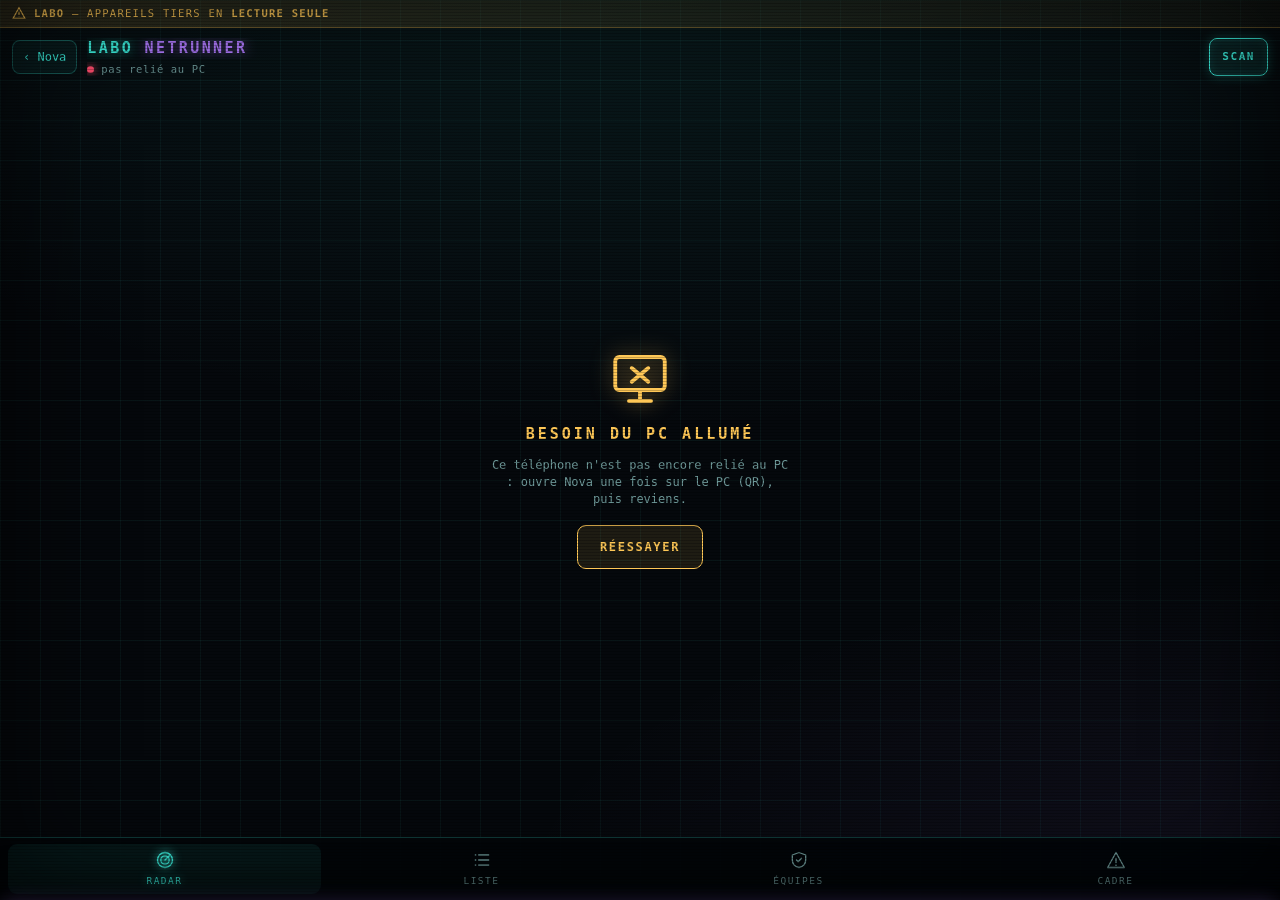
<file: labo.html>
<!doctype html>
<html lang="fr">
<head>
<meta charset="utf-8">
<meta name="viewport" content="width=device-width,initial-scale=1,viewport-fit=cover">
<meta name="theme-color" content="#05080c">
<title>Labo Netrunner</title>
<!-- 2026-11-26 Labo Netrunner dans l'appli Nova du téléphone (tiroir Applis).
     La page elle-même ne contient AUCUNE donnée : tout ce qui est réel vient du PC (GET /api/montrer/labo, clé de
     l'appareil déjà relié). Sans PC : « Besoin du PC allumé ». Le cadre légal est lisible hors ligne.
     Lecture seule : aucune action active (pentest) depuis le téléphone. -->
<style>
:root { --fond:#05080c; --panneau:rgba(8,16,22,.78); --teal:#3df2e0; --violet:#b07bff; --rouge:#ff4d6d; --vert:#4dffa0;
  --ambre:#ffc857; --bleu:#2fc8ff; --texte:#d6f7f3; --discret:#6f9a9a; --bord:rgba(61,242,224,.28);
  --mono:"Cascadia Mono","Cascadia Code",Consolas,"Roboto Mono","DejaVu Sans Mono",monospace;
  --sat:env(safe-area-inset-top,0px); --sab:env(safe-area-inset-bottom,0px); --sal:env(safe-area-inset-left,0px); --sar:env(safe-area-inset-right,0px); }
* { box-sizing:border-box; -webkit-tap-highlight-color:transparent; }
html, body { margin:0; height:100%; background:var(--fond); color:var(--texte); font:13px/1.4 var(--mono); overflow:hidden; }
body { background:
  linear-gradient(rgba(61,242,224,.05) 1px,transparent 1px) 0 0/40px 40px,
  linear-gradient(90deg,rgba(61,242,224,.05) 1px,transparent 1px) 0 0/40px 40px,
  radial-gradient(120% 80% at 50% 0%,rgba(61,242,224,.08),transparent 60%),
  radial-gradient(100% 60% at 100% 100%,rgba(176,123,255,.08),transparent 60%), var(--fond); }
body::after { content:""; position:fixed; inset:0; pointer-events:none; z-index:50;
  background:repeating-linear-gradient(rgba(0,0,0,.22) 0 1px,transparent 1px 3px);
  box-shadow:inset 0 0 120px rgba(0,0,0,.65); }
button { font:inherit; color:inherit; }
#app { position:fixed; inset:0; display:grid; grid-template-rows:auto auto 1fr auto; grid-template-columns:1fr; }
.legal { grid-column:1/-1; display:flex; align-items:center; gap:8px; padding:calc(var(--sat) + 6px) calc(var(--sar) + 12px) 6px calc(var(--sal) + 12px);
  background:linear-gradient(90deg,rgba(255,200,87,.16),rgba(255,200,87,.05)); border-bottom:1px solid rgba(255,200,87,.45);
  color:var(--ambre); font-size:10.5px; letter-spacing:.12em; text-transform:uppercase; }
.legal b { font-weight:700; }
.legal .tri { flex:none; width:14px; height:14px; }
header { grid-column:1/-1; display:flex; align-items:center; gap:10px; padding:10px calc(var(--sar) + 12px) 8px calc(var(--sal) + 12px); }
header .nova { display:none; flex:none; height:34px; padding:0 10px; border-radius:8px; border:1px solid var(--bord); background:rgba(61,242,224,.06);
  color:var(--teal); text-decoration:none; align-items:center; font-size:12px; }
body.seul header .nova { display:flex; }
body.seul header .heure { display:none; }   /* ouvert seul : la place va au retour « ‹ Nova » */
body.seul header h1 { font-size:15px; letter-spacing:.16em; overflow:hidden; text-overflow:ellipsis; }
header .tt { flex:1; min-width:0; }
header h1 { margin:0; font-size:17px; letter-spacing:.26em; color:var(--teal); text-shadow:0 0 12px rgba(61,242,224,.6); white-space:nowrap; }
header h1 span { color:var(--violet); text-shadow:0 0 12px rgba(176,123,255,.6); }
header .st { margin-top:3px; display:flex; align-items:center; gap:7px; font-size:10.5px; color:var(--discret); letter-spacing:.06em; white-space:nowrap; overflow:hidden; text-overflow:ellipsis; }
header .st i { flex:none; width:7px; height:7px; border-radius:50%; background:#3b4a4a; }
header .st.ok i { background:var(--vert); box-shadow:0 0 8px var(--vert); }
header .st.ko i { background:var(--rouge); box-shadow:0 0 8px var(--rouge); }
header .st.cours i { background:var(--ambre); box-shadow:0 0 8px var(--ambre); animation:clign 1s steps(2) infinite; }
@keyframes clign { 50% { opacity:.25; } }
header .heure { flex:none; font-size:12px; color:var(--discret); letter-spacing:.1em; }
#balayer { flex:none; min-width:44px; height:38px; padding:0 12px; border-radius:8px; border:1px solid var(--teal); background:rgba(61,242,224,.1);
  color:var(--teal); letter-spacing:.14em; font-size:11px; font-weight:700; box-shadow:0 0 12px rgba(61,242,224,.25), inset 0 0 10px rgba(61,242,224,.12); }
#balayer:active { transform:scale(.95); }
#balayer[disabled] { opacity:.5; }
main { position:relative; min-height:0; overflow:hidden; }
.vue { position:absolute; inset:0; display:none; flex-direction:column; padding:4px calc(var(--sar) + 12px) 10px calc(var(--sal) + 12px); overflow-y:auto; overscroll-behavior:contain; }
.vue.on { display:flex; }
.cadre { position:relative; border:1px solid var(--bord); background:var(--panneau); border-radius:10px; }
.cadre::before, .cadre::after { content:""; position:absolute; width:12px; height:12px; border:2px solid var(--teal); pointer-events:none; filter:drop-shadow(0 0 4px var(--teal)); }
.cadre::before { top:-2px; left:-2px; border-right:0; border-bottom:0; border-radius:10px 0 0 0; }
.cadre::after { bottom:-2px; right:-2px; border-left:0; border-top:0; border-radius:0 0 10px 0; }
.titreZone { display:flex; align-items:center; justify-content:space-between; gap:8px; margin:6px 2px 8px; font-size:10.5px; letter-spacing:.28em; color:var(--discret); }
.titreZone b { color:var(--teal); font-weight:700; }
/* radar */
#vRadar .radarBox { flex:1; min-height:240px; display:flex; flex-direction:column; }
#radar { flex:1; width:100%; min-height:0; display:block; touch-action:manipulation; }
.legende { display:flex; flex-wrap:wrap; gap:6px 12px; padding:8px 10px 9px; border-top:1px solid rgba(61,242,224,.14); font-size:10.5px; color:var(--discret); }
.legende span { display:inline-flex; align-items:center; gap:5px; }
.legende .f { width:9px; height:9px; display:inline-block; }
.f.rond { border-radius:50%; background:var(--teal); }
.f.los { background:var(--teal); transform:rotate(45deg) scale(.8); }
.f.nous { border-radius:50%; background:var(--vert); }
.legende .angle { flex-basis:100%; color:#5b7d7d; font-style:italic; }
.compteurs { display:grid; grid-template-columns:repeat(3,1fr); gap:8px; margin-top:10px; }
.cpt { padding:8px 6px 7px; text-align:center; border-radius:8px; border:1px solid var(--bord); background:rgba(8,16,22,.6); }
.cpt b { display:block; font-size:20px; line-height:1.1; color:var(--teal); text-shadow:0 0 10px rgba(61,242,224,.5); }
.cpt small { display:block; margin-top:3px; font-size:9px; letter-spacing:.12em; color:var(--discret); text-transform:uppercase; }
.cpt.v b { color:var(--vert); text-shadow:0 0 10px rgba(77,255,160,.5); }
.cpt.r b { color:var(--ambre); text-shadow:0 0 10px rgba(255,200,87,.5); }
/* sources */
.sources { display:flex; flex-direction:column; gap:6px; margin-top:10px; }
.src { display:flex; align-items:flex-start; gap:8px; padding:8px 10px; border-radius:8px; border:1px solid rgba(61,242,224,.18); background:rgba(8,16,22,.55); font-size:11px; color:var(--discret); }
.src i { flex:none; margin-top:4px; width:7px; height:7px; border-radius:50%; background:#3b4a4a; }
.src.ok i { background:var(--vert); box-shadow:0 0 6px var(--vert); }
.src.ko i { background:var(--ambre); box-shadow:0 0 6px var(--ambre); }
.src b { color:var(--texte); font-weight:600; }
/* liste */
.liste { display:flex; flex-direction:column; gap:8px; }
.ap { display:grid; grid-template-columns:auto 1fr auto; align-items:center; gap:10px; width:100%; min-height:56px; padding:9px 11px; text-align:left;
  border-radius:9px; border:1px solid rgba(61,242,224,.2); background:rgba(8,16,22,.7); }
.ap:active { background:rgba(61,242,224,.12); }
.ap.nous { border-color:rgba(77,255,160,.45); }
.ap .forme { width:12px; height:12px; background:var(--teal); box-shadow:0 0 8px var(--teal); }
.ap .forme.rond { border-radius:50%; }
.ap .forme.los { transform:rotate(45deg) scale(.85); }
.ap.nous .forme { background:var(--vert); box-shadow:0 0 8px var(--vert); }
.ap .n { min-width:0; }
.ap .n b { display:block; font-size:13px; font-weight:600; color:var(--texte); white-space:nowrap; overflow:hidden; text-overflow:ellipsis; }
.ap .n b.inc { color:var(--discret); font-style:italic; font-weight:400; }
.ap .n small { display:block; margin-top:2px; font-size:10.5px; color:var(--discret); white-space:nowrap; overflow:hidden; text-overflow:ellipsis; }
.ap .s { text-align:right; font-size:12px; color:var(--teal); }
.ap .s small { display:block; font-size:9.5px; color:var(--discret); letter-spacing:.06em; }
.barre { height:3px; margin-top:5px; border-radius:2px; background:rgba(61,242,224,.12); overflow:hidden; }
.barre i { display:block; height:100%; background:linear-gradient(90deg,var(--teal),var(--violet)); }
.tag { display:inline-block; margin-left:6px; padding:1px 5px; border-radius:4px; font-size:9px; letter-spacing:.08em; vertical-align:1px; }
.tag.nous { color:#03150b; background:var(--vert); }
.tag.conn { color:var(--bleu); border:1px solid rgba(47,200,255,.5); }
.filtres { display:flex; gap:6px; margin:0 0 10px; }
.filtres button { flex:1; height:36px; border-radius:8px; border:1px solid rgba(61,242,224,.22); background:rgba(8,16,22,.6); color:var(--discret); font-size:11px; letter-spacing:.08em; }
.filtres button.on { color:var(--teal); border-color:var(--teal); background:rgba(61,242,224,.1); }
/* journal */
.jl { display:flex; flex-direction:column; gap:6px; }
.ev { padding:8px 10px; border-left:3px solid var(--bleu); border-radius:0 8px 8px 0; background:rgba(8,16,22,.7); font-size:11.5px; }
.ev.aut { border-left-color:var(--rouge); }
.ev.ref { border-left-color:var(--ambre); }
.ev .h { display:flex; justify-content:space-between; gap:8px; font-size:10px; color:var(--discret); letter-spacing:.06em; }
.ev .h b { letter-spacing:.14em; }
.ev.aut .h b { color:var(--rouge); }
.ev.ref .h b { color:var(--ambre); }
.ev .a { margin-top:3px; color:var(--texte); }
.ev .r { margin-top:2px; color:var(--discret); font-size:10.5px; }
.equipes { display:grid; grid-template-columns:1fr 1fr; gap:8px; margin-bottom:10px; }
.eq { padding:9px 10px; border-radius:9px; border:1px solid; font-size:10px; letter-spacing:.08em; }
.eq.rouge { border-color:rgba(255,77,109,.5); background:rgba(255,77,109,.07); color:var(--rouge); }
.eq.bleu { border-color:rgba(47,200,255,.5); background:rgba(47,200,255,.07); color:var(--bleu); }
.eq b { display:block; font-size:20px; letter-spacing:0; }
.eq small { display:block; margin-top:3px; color:var(--discret); letter-spacing:.04em; font-size:9.5px; }
/* cadre légal */
.texte { padding:12px 14px; font-size:12px; line-height:1.55; }
.texte h2 { margin:4px 0 8px; font-size:11px; letter-spacing:.24em; color:var(--teal); font-weight:700; }
.texte ul { margin:0 0 12px; padding-left:18px; }
.texte li { margin:3px 0; }
.texte .non { color:var(--rouge); }
.texte .oui { color:var(--vert); }
/* PC absent */
.absent { display:none; flex:1; flex-direction:column; align-items:center; justify-content:center; gap:12px; padding:26px 18px; text-align:center; }
body.sansPc .absent { display:flex; }
body.sansPc .avecPc { display:none !important; }
.absent .ic { width:66px; height:66px; color:var(--ambre); filter:drop-shadow(0 0 10px rgba(255,200,87,.5)); }
.absent h2 { margin:0; font-size:15px; letter-spacing:.2em; color:var(--ambre); }
.absent p { margin:0; max-width:300px; color:var(--discret); font-size:12px; }
.absent button { margin-top:6px; height:44px; padding:0 22px; border-radius:9px; border:1px solid var(--ambre); background:rgba(255,200,87,.1); color:var(--ambre); letter-spacing:.14em; font-size:12px; font-weight:700; }
.vide { padding:22px 10px; text-align:center; color:var(--discret); font-size:12px; letter-spacing:.1em; }
/* onglets */
nav { grid-column:1/-1; display:grid; grid-template-columns:repeat(4,1fr); gap:4px; padding:6px calc(var(--sar) + 8px) calc(var(--sab) + 6px) calc(var(--sal) + 8px);
  border-top:1px solid var(--bord); background:rgba(3,7,10,.94); }
nav button { height:50px; display:flex; flex-direction:column; align-items:center; justify-content:center; gap:4px; border:0; border-radius:9px; background:none; color:var(--discret); font-size:9.5px; letter-spacing:.16em; }
nav button svg { width:20px; height:20px; fill:none; stroke:currentColor; stroke-width:1.6; stroke-linecap:round; stroke-linejoin:round; }
nav button.on { color:var(--teal); background:rgba(61,242,224,.08); text-shadow:0 0 8px rgba(61,242,224,.6); }
nav button.on svg { filter:drop-shadow(0 0 5px var(--teal)); }
/* fiche (feuille du bas) */
#voile { position:fixed; inset:0; z-index:60; background:rgba(0,0,0,.55); opacity:0; pointer-events:none; transition:opacity .25s; }
#voile.on { opacity:1; pointer-events:auto; }
#fiche { position:fixed; z-index:61; left:0; right:0; bottom:0; max-height:84%; overflow-y:auto; overscroll-behavior:contain;
  padding:8px calc(var(--sar) + 14px) calc(var(--sab) + 14px) calc(var(--sal) + 14px); border-radius:16px 16px 0 0;
  border-top:1px solid var(--violet); background:linear-gradient(180deg,rgba(14,10,28,.98),rgba(5,8,12,.99));
  box-shadow:0 -10px 40px rgba(0,0,0,.6), 0 -1px 18px rgba(176,123,255,.25); transform:translateY(105%); transition:transform .3s cubic-bezier(.22,.8,.24,1); }
#fiche.on { transform:none; }
#fiche .poignee { width:44px; height:4px; margin:2px auto 10px; border-radius:2px; background:rgba(176,123,255,.5); }
#fiche .ft { display:flex; align-items:flex-start; gap:10px; }
#fiche .ft h2 { flex:1; min-width:0; margin:0; font-size:15px; color:var(--violet); letter-spacing:.06em; overflow-wrap:anywhere; text-shadow:0 0 10px rgba(176,123,255,.5); }
#fiche .ft h2.inc { color:var(--discret); font-style:italic; text-shadow:none; }
#fiche .ferme { flex:none; width:40px; height:40px; border-radius:9px; border:1px solid rgba(176,123,255,.4); background:rgba(176,123,255,.08); color:var(--violet); font-size:18px; line-height:1; }
#fiche dl { display:grid; grid-template-columns:auto 1fr; gap:6px 12px; margin:12px 0; font-size:12px; }
#fiche dt { color:var(--discret); letter-spacing:.08em; font-size:10.5px; text-transform:uppercase; padding-top:1px; }
#fiche dd { margin:0; color:var(--texte); overflow-wrap:anywhere; }
#fiche dd.inc { color:var(--discret); font-style:italic; }
#graphe { width:100%; height:84px; display:block; border-radius:8px; border:1px solid rgba(176,123,255,.25); background:rgba(8,6,18,.6); }
#fiche .gl { display:flex; justify-content:space-between; margin:6px 2px 0; font-size:10px; color:var(--discret); }
#fiche .actions { margin-top:12px; display:grid; grid-template-columns:1fr 1fr; gap:6px; }
#fiche .actions button { min-height:40px; padding:6px; border-radius:8px; border:1px dashed rgba(111,154,154,.45); background:rgba(8,16,22,.6); color:#577777; font-size:10.5px; }
#fiche .note { margin:8px 2px 0; font-size:10.5px; color:var(--ambre); line-height:1.45; }
/* paysage : rail à gauche, radar et liste côte à côte */
@media (orientation:landscape) and (max-height:560px) {
  #app { grid-template-columns:auto 1fr; grid-template-rows:auto auto 1fr; }
  .legal { padding-top:calc(var(--sat) + 4px); padding-bottom:4px; }
  header { padding-top:6px; padding-bottom:4px; }
  header h1 { font-size:15px; }
  nav { grid-column:1; grid-row:3; grid-template-columns:1fr; grid-auto-rows:min-content; align-content:start; border-top:0; border-right:1px solid var(--bord);
    padding:6px 6px calc(var(--sab) + 6px) calc(var(--sal) + 6px); }
  nav button { width:64px; height:52px; }
  main { grid-column:2; grid-row:3; }
  .vue { padding-left:12px; }
  #vRadar.on { flex-direction:row; gap:12px; }
  #vRadar .radarBox { flex:1.2; min-height:0; }
  #vRadar .cote { flex:1; min-width:0; overflow-y:auto; }
  #vRadar .compteurs { margin-top:0; }
  #fiche { left:auto; right:calc(var(--sar) + 10px); width:min(420px,60vw); max-height:92%; border-radius:16px 16px 0 0; }
}
@media (prefers-reduced-motion:reduce) { * { transition:none !important; animation:none !important; } }
</style>
</head>
<body class="sansPc">
<div id="app">
  <div class="legal" role="note"><svg class="tri" viewBox="0 0 24 24" fill="none" stroke="currentColor" stroke-width="2"><path d="M12 3l10 18H2z"/><path d="M12 10v5M12 18v.5"/></svg>
    <span><b>LABO</b> — appareils tiers en <b>LECTURE SEULE</b></span></div>
  <header>
    <a class="nova" href="./" aria-label="Revenir à Nova">‹ Nova</a>
    <div class="tt"><h1>LABO <span>NETRUNNER</span></h1><div class="st" id="etat"><i></i><span>…</span></div></div>
    <span class="heure" id="heure">--:--</span>
    <button id="balayer" type="button" aria-label="Balayer maintenant">SCAN</button>
  </header>
  <main>
    <section class="vue on" id="vRadar" aria-label="Radar">
      <div class="absent"></div>
      <div class="radarBox cadre avecPc"><canvas id="radar" aria-label="Radar des appareils mesurés"></canvas>
        <div class="legende"><span><i class="f rond"></i>Wi-Fi</span><span><i class="f los"></i>Bluetooth</span><span><i class="f nous"></i>à nous</span>
          <span class="angle">anneaux = force du signal · angle = arbitraire (non mesuré)</span></div></div>
      <div class="cote avecPc">
        <div class="compteurs"><div class="cpt"><b id="nVus">0</b><small>appareils vus</small></div>
          <div class="cpt v"><b id="nNous">0</b><small>à nous</small></div><div class="cpt r"><b id="nPres">0</b><small>tout près</small></div></div>
        <div class="sources" id="sources"></div>
      </div>
    </section>
    <section class="vue" id="vListe" aria-label="Liste">
      <div class="absent"></div>
      <div class="avecPc" style="display:flex;flex-direction:column">
        <div class="titreZone"><b>APPAREILS MESURÉS</b><span id="lMaj"></span></div>
        <div class="filtres" role="tablist"><button class="on" data-f="tout">TOUT</button><button data-f="wifi">WI-FI</button><button data-f="bluetooth">BLUETOOTH</button><button data-f="nous">À NOUS</button></div>
        <div class="liste" id="liste"></div>
      </div>
    </section>
    <section class="vue" id="vJournal" aria-label="Équipes et journal">
      <div class="absent"></div>
      <div class="avecPc" style="display:flex;flex-direction:column">
        <div class="titreZone"><b>ÉQUIPES RED / BLUE</b><span>journal du garde</span></div>
        <div class="equipes"><div class="eq rouge"><b id="nAut">0</b>ROUGE · OFFENSIF<small>actions autorisées, nos machines</small></div>
          <div class="eq bleu"><b id="nRef">0</b>BLEU · DÉFENSIF<small>refus du garde</small></div></div>
        <div class="jl" id="journal"></div>
      </div>
    </section>
    <section class="vue" id="vCadre" aria-label="Cadre légal">
      <div class="titreZone"><b>CADRE DU LABO</b><span>marche hors ligne</span></div>
      <div class="cadre texte">
        <h2>CE QUE FAIT LE LABO</h2>
        <ul><li class="oui">Détection <b>passive</b> : il écoute ce qui passe (Wi-Fi, annonces Bluetooth), sans rien émettre.</li>
          <li class="oui">Rien d'inventé : ce qui n'est pas mesuré est affiché « inconnu ».</li>
          <li class="oui">La distance est une estimation tirée du signal ; l'angle sur le radar est arbitraire.</li>
          <li class="oui">Les adresses MAC des appareils des autres sont masquées.</li></ul>
        <h2>CE QUI RESTE INTERDIT</h2>
        <ul><li class="non">Toute action sur un appareil qui n'est pas à nous (lecture seule).</li>
          <li class="non">4G / 5G, brouilleur, EMP, désauthentification : jamais.</li>
          <li class="non">Le pentest se lance seulement depuis le PC, via le garde et la liste blanche.</li></ul>
        <h2>SUR LE TÉLÉPHONE</h2>
        <ul><li>Les mesures viennent du PC (sa carte Wi-Fi et son Bluetooth), avec la clé de ce téléphone.</li>
          <li>Rien n'est gardé dans le téléphone ni publié : la page ne contient aucune donnée.</li>
          <li>PC éteint ou hors réseau : « Besoin du PC allumé ».</li></ul>
      </div>
    </section>
  </main>
  <nav role="tablist" aria-label="Vues du labo">
    <button class="on" data-v="vRadar" role="tab"><svg viewBox="0 0 24 24"><circle cx="12" cy="12" r="9"/><circle cx="12" cy="12" r="5"/><path d="M12 12l6-6"/></svg>RADAR</button>
    <button data-v="vListe" role="tab"><svg viewBox="0 0 24 24"><path d="M8 6h12M8 12h12M8 18h12M4 6h.5M4 12h.5M4 18h.5"/></svg>LISTE</button>
    <button data-v="vJournal" role="tab"><svg viewBox="0 0 24 24"><path d="M12 3l8 3v6c0 4.5-3.4 8-8 9-4.6-1-8-4.5-8-9V6z"/><path d="M9 12l2 2 4-4"/></svg>ÉQUIPES</button>
    <button data-v="vCadre" role="tab"><svg viewBox="0 0 24 24"><path d="M12 3l10 18H2z"/><path d="M12 10v5M12 18v.5"/></svg>CADRE</button>
  </nav>
</div>
<div id="voile"></div>
<section id="fiche" aria-label="Fiche appareil" aria-hidden="true"></section>
<template id="tAbsent"><svg class="ic" viewBox="0 0 24 24" fill="none" stroke="currentColor" stroke-width="1.4" stroke-linecap="round"><rect x="3" y="4" width="18" height="12" rx="1.5"/><path d="M8 20h8M12 16v4M9 8l6 5M15 8l-6 5"/></svg>
  <h2>BESOIN DU PC ALLUMÉ</h2><p class="pourquoi">Les mesures viennent du PC. Allume-le (avec Nova) puis réessaie.</p>
  <button type="button" class="reessai">RÉESSAYER</button></template>
<script>
(() => {
  "use strict";
  const $ = id => document.getElementById(id);
  const esc = s => String(s == null ? "" : s).replace(/[&<>"']/g, c => ({ "&": "&amp;", "<": "&lt;", ">": "&gt;", '"': "&quot;", "'": "&#39;" }[c]));
  if (window.top === window) document.body.classList.add("seul");   // ouverte hors du tiroir : petit retour vers Nova

  // ---------- accès au PC (même schéma que lecture.html : seulement le tunnel ou l'adresse Wi-Fi enregistrés par Nova) ----------
  const TUNNEL_OK = /^https:\/\/[a-z0-9-]+\.trycloudflare\.com$/;
  const WIFI_OK = /^https:\/\/(10|192\.168|172\.(1[6-9]|2\d|3[01]))(\.\d{1,3}){2,3}(:\d+)?$/;
  function confNova() {
    try { const c = JSON.parse(localStorage.getItem("nova-conf-v1") || "null"); return c && typeof c === "object" ? c : null; } catch (e) { return null; }
  }
  let baseOk = null;
  async function demander(quoi, forcer) {
    const c = confNova(), appareil = c && typeof c.appareil === "string" ? c.appareil : "";
    const surGitHub = /\.github\.io$/.test(location.hostname);
    const bases = [];
    if (!surGitHub && location.protocol === "https:") bases.push("");
    if (c && WIFI_OK.test(c.local || "")) bases.push(c.local);
    if (c && TUNNEL_OK.test(c.base || "")) bases.push(c.base);
    if (baseOk !== null && bases.includes(baseOk)) { bases.splice(bases.indexOf(baseOk), 1); bases.unshift(baseOk); }
    if (!appareil && surGitHub) return { ok: false, raison: "pas relié" };
    if (typeof navigator.onLine === "boolean" && !navigator.onLine) return { ok: false, raison: "hors ligne" };
    if (!bases.length) return { ok: false, raison: "pas relié" };
    let raison = "injoignable";
    for (const b of bases) {
      const ctl = new AbortController(), t = setTimeout(() => ctl.abort(), 22000);
      try {
        const meme = !b;
        const r = await fetch((b || "") + "/api/montrer/labo?quoi=" + quoi + (forcer ? "&forcer=1" : ""), { cache: "no-store",
          mode: meme ? "same-origin" : "cors", credentials: meme ? "same-origin" : "omit",
          headers: appareil ? { "X-Nova-Appareil": appareil } : {}, signal: ctl.signal });
        if (r.status === 401 || r.status === 403) { raison = "clé refusée"; break; }
        if (!r.ok) { raison = "erreur " + r.status; continue; }
        const d = await r.json(); baseOk = b; return { ok: true, d };
      } catch (e) { raison = e && e.name === "AbortError" ? "délai dépassé" : "injoignable"; }
      finally { clearTimeout(t); }
    }
    return { ok: false, raison };
  }

  // ---------- état ----------
  const S = { apps: [], wifi: null, ble: null, journal: [], t: 0, enCours: false, filtre: "tout", sel: null, histo: new Map(), pc: null };
  const ZONES = { "tout-pres": "tout près", "piece": "dans la pièce", "loin": "plus loin", "tres-loin": "très loin" };
  const zoneTxt = z => ZONES[z] || "inconnue";
  const forme = a => a.source === "bluetooth" ? "los" : "rond";
  const nomDe = a => a.nom ? esc(a.nom) : '<span class="inc">inconnu</span>';
  const ilYa = t => { const s = Math.max(0, Math.round(Date.now() / 1000 - t)); return s < 5 ? "à l'instant" : s < 60 ? "il y a " + s + " s" : "il y a " + Math.round(s / 60) + " min"; };

  function poserEtat(cls, txt) { const e = $("etat"); e.className = "st " + cls; e.querySelector("span").textContent = txt; }
  function absent(raison) {
    document.body.classList.add("sansPc");
    const p = raison === "pas relié" ? "Ce téléphone n'est pas encore relié au PC : ouvre Nova une fois sur le PC (QR), puis reviens."
      : raison === "clé refusée" ? "Le PC a refusé la clé de ce téléphone. Relie-le de nouveau depuis Nova."
      : raison === "hors ligne" ? "Pas de réseau. Les mesures viennent du PC : reviens quand le téléphone est en ligne."
      : "Les mesures viennent du PC. Allume-le (avec Nova) puis réessaie.";
    document.querySelectorAll(".absent .pourquoi").forEach(x => x.textContent = p);
    poserEtat("ko", raison === "hors ligne" ? "hors ligne" : raison === "pas relié" ? "pas relié au PC" : "PC injoignable (" + raison + ")");
  }

  async function balayer(forcer) {
    if (S.enCours) return;
    S.enCours = true; $("balayer").disabled = true; poserEtat("cours", "balayage passif…");
    try {
      const r = await demander("tout", forcer);
      if (!r.ok) { S.pc = false; absent(r.raison); return; }
      const d = r.d || {};
      if (d.labo === false) { S.pc = false; absent("labo absent"); document.querySelectorAll(".absent .pourquoi").forEach(x => x.textContent = d.message || "Le labo n'est pas installé sur le PC."); poserEtat("ko", "labo absent du PC"); return; }
      S.pc = true; document.body.classList.remove("sansPc");
      S.wifi = d.wifi || null; S.ble = d.ble || null; S.journal = Array.isArray(d.journal) ? d.journal : [];
      S.t = d.t || Date.now() / 1000;
      const apps = [].concat((S.wifi && S.wifi.appareils) || [], (S.ble && S.ble.appareils) || []).filter(a => a && a.id && a.reel === true);
      for (const a of apps) {
        if (typeof a.rssi !== "number") continue;
        const h = S.histo.get(a.id) || []; h.push({ t: S.t, rssi: a.rssi });
        while (h.length && S.t - h[0].t > 120) h.shift();
        S.histo.set(a.id, h);
      }
      S.apps = apps.sort((x, y) => (y.rssi ?? -999) - (x.rssi ?? -999));
      poserEtat("ok", "PC relié · " + apps.length + " mesuré" + (apps.length > 1 ? "s" : ""));
      peindre();
    } finally { S.enCours = false; $("balayer").disabled = false; }
  }

  // ---------- rendu ----------
  function peindre() {
    $("nVus").textContent = S.apps.length;
    $("nNous").textContent = S.apps.filter(a => a.anous).length;
    $("nPres").textContent = S.apps.filter(a => a.distance === "tout-pres").length;
    const src = (n, v) => {
      if (!v) return `<div class="src"><i></i><div><b>${n}</b> · pas de réponse</div></div>`;
      return `<div class="src ${v.ok ? "ok" : "ko"}"><i></i><div><b>${n}</b> · ${(v.appareils || []).filter(a => a && a.reel === true).length} vu(s)<br>${esc(v.message || v.etat || "")}</div></div>`;
    };
    $("sources").innerHTML = src("Wi-Fi", S.wifi) + src("Bluetooth", S.ble);
    $("lMaj").textContent = S.t ? ilYa(S.t) : "";
    const l = S.apps.filter(a => S.filtre === "tout" || (S.filtre === "nous" ? a.anous : a.source === S.filtre));
    $("liste").innerHTML = l.length ? l.map(a => {
      const pct = typeof a.rssi === "number" ? Math.max(0, Math.min(100, (a.rssi + 100) / 70 * 100)) : 0;
      return `<button class="ap${a.anous ? " nous" : ""}" data-id="${esc(a.id)}"><i class="forme ${forme(a)}"></i>
        <span class="n"><b class="${a.nom ? "" : "inc"}">${a.nom ? esc(a.nom) : "inconnu"}</b>
        <small>${a.source === "bluetooth" ? "Bluetooth" : "Wi-Fi"} · ${esc(a.mac || "masquée")}${a.anous ? '<span class="tag nous">À NOUS</span>' : ""}${a.connecte ? '<span class="tag conn">CONNECTÉ</span>' : ""}</small>
        <span class="barre"><i style="width:${pct}%"></i></span></span>
        <span class="s">${typeof a.rssi === "number" ? a.rssi + " dBm" : "inconnu"}<small>${zoneTxt(a.distance)}</small></span></button>`;
    }).join("") : `<div class="vide">AUCUN APPAREIL MESURÉ</div>`;
    const j = S.journal;
    $("nAut").textContent = j.filter(e => /autoris/.test(e.decision)).length;
    $("nRef").textContent = j.filter(e => /refus/.test(e.decision)).length;
    $("journal").innerHTML = j.length ? j.map(e => {
      const aut = /autoris/.test(e.decision);
      const d = new Date(e.t); const h = isNaN(d) ? esc(e.t) : d.toLocaleString("fr-FR", { day: "2-digit", month: "2-digit", hour: "2-digit", minute: "2-digit" });
      return `<div class="ev ${aut ? "aut" : "ref"}"><div class="h"><b>${aut ? "AUTORISÉE" : "REFUSÉE"}</b><span>${h}</span></div>
        <div class="a">${esc(e.action)} → ${esc(e.cible)}</div>${e.raison ? `<div class="r">${esc(e.raison)}</div>` : ""}</div>`;
    }).join("") : `<div class="vide">AUCUN ÉVÉNEMENT RÉEL</div>`;
    if (S.sel) { const a = S.apps.find(x => x.id === S.sel); if (a && $("fiche").classList.contains("on")) remplirFiche(a); }
    dessinerRadar();
  }

  // ---------- radar ----------
  const cv = $("radar"), cx = cv.getContext("2d");
  let pts = [], bal = 0, dernier = 0;
  function hash(s) { let h = 2166136261; for (let i = 0; i < s.length; i++) { h ^= s.charCodeAt(i); h = Math.imul(h, 16777619); } return (h >>> 0) / 4294967296; }
  const BANDES = { "tout-pres": [0.1, 0.32, -50, -30], "piece": [0.32, 0.6, -67, -50], "loin": [0.6, 0.82, -85, -67], "tres-loin": [0.82, 0.96, -100, -85] };
  function rayonDe(a) {
    const b = BANDES[a.distance]; if (!b || typeof a.rssi !== "number") return null;
    const [r0, r1, lo, hi] = b; const f = Math.max(0, Math.min(1, (hi - a.rssi) / (hi - lo)));
    return r0 + (r1 - r0) * f;
  }
  function dessinerRadar(now) {
    const dpr = Math.min(2, window.devicePixelRatio || 1), w = cv.clientWidth, h = cv.clientHeight;
    if (!w || !h) return;
    if (cv.width !== Math.round(w * dpr) || cv.height !== Math.round(h * dpr)) { cv.width = Math.round(w * dpr); cv.height = Math.round(h * dpr); }
    cx.setTransform(dpr, 0, 0, dpr, 0, 0); cx.clearRect(0, 0, w, h);
    const ox = w / 2, oy = h / 2, R = Math.min(w, h) / 2 - 14;
    cx.lineWidth = 1;
    for (let i = 1; i <= 12; i++) { const an = i / 12 * Math.PI * 2; cx.strokeStyle = "rgba(61,242,224,.07)"; cx.beginPath(); cx.moveTo(ox, oy); cx.lineTo(ox + Math.cos(an) * R, oy + Math.sin(an) * R); cx.stroke(); }
    [[0.32, "TOUT PRÈS"], [0.6, "PIÈCE"], [0.82, "PLUS LOIN"], [0.96, ""]].forEach(([f, t]) => {
      cx.strokeStyle = "rgba(61,242,224,.34)"; cx.setLineDash(f === 0.96 ? [] : [3, 4]); cx.beginPath(); cx.arc(ox, oy, R * f, 0, Math.PI * 2); cx.stroke();
      cx.setLineDash([]); if (t) { cx.fillStyle = "rgba(111,154,154,.8)"; cx.font = "9px Consolas,monospace"; cx.textAlign = "center"; cx.fillText(t, ox, oy + R * f - 4); cx.textAlign = "start"; }   // en bas de l'anneau : moins de chevauchement avec les noms
    });
    // balayage
    const g = cx.createConicGradient ? cx.createConicGradient(bal - 1.1, ox, oy) : null;
    if (g) { g.addColorStop(0, "rgba(61,242,224,0)"); g.addColorStop(1.1 / (Math.PI * 2), "rgba(61,242,224,.22)"); g.addColorStop(1.1 / (Math.PI * 2) + .001, "rgba(61,242,224,0)"); g.addColorStop(1, "rgba(61,242,224,0)");
      cx.fillStyle = g; cx.beginPath(); cx.arc(ox, oy, R, 0, Math.PI * 2); cx.fill(); }
    cx.fillStyle = "#3df2e0"; cx.shadowColor = "#3df2e0"; cx.shadowBlur = 10; cx.beginPath(); cx.arc(ox, oy, 3, 0, Math.PI * 2); cx.fill(); cx.shadowBlur = 0;
    pts = [];
    const tard = Date.now() / 1000;
    for (const a of S.apps) {
      const r = rayonDe(a); if (r === null) continue;   // pas de signal mesuré : pas de point (rien d'inventé)
      const an = hash(a.id) * Math.PI * 2, x = ox + Math.cos(an) * R * r, y = oy + Math.sin(an) * R * r;
      const coul = a.id === S.sel ? "#b07bff" : a.anous ? "#4dffa0" : "#3df2e0";
      const p = 0.75 + 0.25 * Math.sin(tard * 2.4 + hash(a.id) * 9);
      cx.save(); cx.translate(x, y); cx.fillStyle = coul; cx.shadowColor = coul; cx.shadowBlur = 12 * p;
      const s = a.id === S.sel ? 7 : 5.5;
      cx.beginPath(); if (a.source === "bluetooth") { cx.moveTo(0, -s); cx.lineTo(s, 0); cx.lineTo(0, s); cx.lineTo(-s, 0); cx.closePath(); } else cx.arc(0, 0, s * .85, 0, Math.PI * 2);
      cx.fill(); cx.shadowBlur = 0;
      if (a.id === S.sel) { cx.strokeStyle = "#b07bff"; cx.lineWidth = 1.4; cx.beginPath(); cx.arc(0, 0, 13, 0, Math.PI * 2); cx.stroke(); }
      if (a.anous || a.id === S.sel || S.apps.length <= 8) { cx.fillStyle = "rgba(214,247,243,.85)"; cx.font = "10px Consolas,monospace"; const t = (a.nom || "inconnu").slice(0, 16); cx.fillText(t, x > ox ? -cx.measureText(t).width - 10 : 10, 3); }
      cx.restore();
      pts.push({ x, y, a });
    }
    if (!S.apps.length && S.pc) { cx.fillStyle = "rgba(111,154,154,.85)"; cx.font = "11px Consolas,monospace"; const t = "AUCUN APPAREIL MESURÉ"; cx.fillText(t, ox - cx.measureText(t).width / 2, oy + 24); }
  }
  const lent = matchMedia("(prefers-reduced-motion: reduce)").matches;
  function boucle(t) {
    if (!document.hidden && $("vRadar").classList.contains("on") && S.pc) {
      if (!lent) bal = (bal + Math.min(64, t - (dernier || t)) / 1000 * 0.35 * Math.PI * 2) % (Math.PI * 2);
      dessinerRadar(t);
    }
    dernier = t; requestAnimationFrame(boucle);
  }
  requestAnimationFrame(boucle);
  cv.addEventListener("click", e => {
    const b = cv.getBoundingClientRect(), x = e.clientX - b.left, y = e.clientY - b.top;
    let m = null, md = 30 * 30;
    for (const p of pts) { const d = (p.x - x) ** 2 + (p.y - y) ** 2; if (d < md) { md = d; m = p; } }
    if (m) ouvrirFiche(m.a.id);
  });

  // ---------- fiche ----------
  const ACTIONS = ["Inventaire des services", "Scan de ports", "Audit de configuration", "Test mots de passe faibles"];
  function remplirFiche(a) {
    const h = S.histo.get(a.id) || [];
    let tend = "inconnue";
    if (h.length >= 2) { const d = h[h.length - 1].rssi - h[0].rssi; tend = d > 3 ? "se rapproche" : d < -3 ? "s'éloigne" : "stable"; }
    const ligne = (k, v, inc) => `<dt>${k}</dt><dd${inc ? ' class="inc"' : ""}>${v}</dd>`;
    const v = (x, suf) => x == null || x === "" ? null : esc(x) + (suf || "");
    const champs = [["Source", a.source === "bluetooth" ? "Bluetooth (annonces BLE)" : "Wi-Fi (point d'accès)"], ["Type", v(a.type)], ["MAC", v(a.mac)],
      ["Signal", v(a.rssi, " dBm")], ["Distance", a.distance ? zoneTxt(a.distance) + (a.metres != null ? " · ~" + esc(a.metres) + " m (estimé)" : "") : null],
      ["Tendance", tend === "inconnue" ? null : tend], ["Vu", a.vuLe ? ilYa(a.vuLe) : null], ["À nous", a.anous ? "oui (liste blanche du PC)" : "non · lecture seule"]];
    if (a.source === "wifi") champs.push(["Bande", v(a.bande)], ["Canal", v(a.canal)], ["Norme", v(a.radio)], ["Connecté", a.connecte ? "oui, le PC y est connecté" : "non"]);
    else champs.push(["Adresse", a.adresseAleatoire == null ? null : a.adresseAleatoire ? "aléatoire (vie privée)" : "publique"], ["Services", v(a.services)]);
    $("fiche").innerHTML = `<div class="poignee"></div><div class="ft"><h2 class="${a.nom ? "" : "inc"}">${a.nom ? esc(a.nom) : "nom inconnu"}</h2><button class="ferme" type="button" aria-label="Fermer la fiche">×</button></div>
      <dl>${champs.map(([k, x]) => ligne(k, x == null ? "inconnu" : x, x == null)).join("")}</dl>
      <canvas id="graphe"></canvas><div class="gl"><span>signal · 2 dernières minutes</span><span>${h.length} mesure${h.length > 1 ? "s" : ""}</span></div>
      <div class="actions">${ACTIONS.map(t => `<button type="button" disabled>${t}</button>`).join("")}</div>
      <p class="note">${a.anous ? "Pentest : seulement depuis le PC (garde + liste blanche)." : "Appareil d'un tiers : lecture seule, aucune action possible."}</p>`;
    $("fiche").querySelector(".ferme").onclick = fermerFiche;
    graphe(h);
  }
  function graphe(h) {
    const c = $("graphe"); if (!c) return;
    const dpr = Math.min(2, window.devicePixelRatio || 1), w = c.clientWidth, H = c.clientHeight;
    c.width = w * dpr; c.height = H * dpr; const g = c.getContext("2d"); g.setTransform(dpr, 0, 0, dpr, 0, 0);
    g.strokeStyle = "rgba(176,123,255,.12)"; for (let i = 1; i < 4; i++) { g.beginPath(); g.moveTo(0, H * i / 4); g.lineTo(w, H * i / 4); g.stroke(); }
    if (h.length < 1) { g.fillStyle = "#6f9a9a"; g.font = "10px Consolas,monospace"; g.fillText("pas encore de mesure", 10, H / 2 + 3); return; }
    const t1 = h[h.length - 1].t, X = t => w - 6 - (t1 - t) / 120 * (w - 12), Y = r => 6 + (1 - (Math.max(-100, Math.min(-30, r)) + 100) / 70) * (H - 12);
    g.strokeStyle = "#b07bff"; g.lineWidth = 1.8; g.shadowColor = "#b07bff"; g.shadowBlur = 8; g.beginPath();
    h.forEach((p, i) => i ? g.lineTo(X(p.t), Y(p.rssi)) : g.moveTo(X(p.t), Y(p.rssi))); g.stroke();
    g.shadowBlur = 0; g.fillStyle = "#b07bff"; h.forEach(p => { g.beginPath(); g.arc(X(p.t), Y(p.rssi), 2.2, 0, Math.PI * 2); g.fill(); });
  }
  function ouvrirFiche(id) {
    const a = S.apps.find(x => x.id === id); if (!a) return;
    S.sel = id; remplirFiche(a);
    $("fiche").classList.add("on"); $("fiche").setAttribute("aria-hidden", "false"); $("voile").classList.add("on");
    dessinerRadar();
  }
  function fermerFiche() { S.sel = null; $("fiche").classList.remove("on"); $("fiche").setAttribute("aria-hidden", "true"); $("voile").classList.remove("on"); dessinerRadar(); }
  $("voile").onclick = fermerFiche;
  // glisser la fiche vers le bas pour la fermer
  let y0 = null;
  $("fiche").addEventListener("touchstart", e => { y0 = $("fiche").scrollTop <= 0 ? e.touches[0].clientY : null; }, { passive: true });
  $("fiche").addEventListener("touchend", e => { if (y0 !== null && e.changedTouches[0].clientY - y0 > 70) fermerFiche(); y0 = null; }, { passive: true });
  $("liste").addEventListener("click", e => { const b = e.target.closest(".ap"); if (b) ouvrirFiche(b.dataset.id); });

  // ---------- onglets, filtres, boutons ----------
  document.querySelectorAll("nav button").forEach(b => b.onclick = () => {
    document.querySelectorAll("nav button").forEach(x => x.classList.toggle("on", x === b));
    document.querySelectorAll(".vue").forEach(v => v.classList.toggle("on", v.id === b.dataset.v));
    if (b.dataset.v === "vRadar") requestAnimationFrame(() => dessinerRadar());
  });
  document.querySelectorAll(".filtres button").forEach(b => b.onclick = () => {
    S.filtre = b.dataset.f; document.querySelectorAll(".filtres button").forEach(x => x.classList.toggle("on", x === b)); peindre();
  });
  const modele = $("tAbsent");
  document.querySelectorAll(".absent").forEach(x => { x.appendChild(modele.content.cloneNode(true)); x.querySelector(".reessai").onclick = () => balayer(true); });
  $("balayer").onclick = () => balayer(true);
  addEventListener("resize", () => { dessinerRadar(); if (S.sel) graphe(S.histo.get(S.sel) || []); });
  addEventListener("online", () => balayer(false));
  addEventListener("offline", () => { S.pc = false; absent("hors ligne"); });
  document.addEventListener("visibilitychange", () => { if (!document.hidden) balayer(false); });
  const horloge = () => { $("heure").textContent = new Date().toLocaleTimeString("fr-FR", { hour: "2-digit", minute: "2-digit" }); };
  horloge(); setInterval(horloge, 15000);
  setInterval(() => { if (!document.hidden && S.pc !== false) balayer(false); }, 10000);
  setInterval(() => { if (!document.hidden && S.pc === false && navigator.onLine) balayer(false); }, 30000);
  poserEtat("cours", "recherche du PC…");
  balayer(false);
})();
</script>
</body>
</html>
</file>
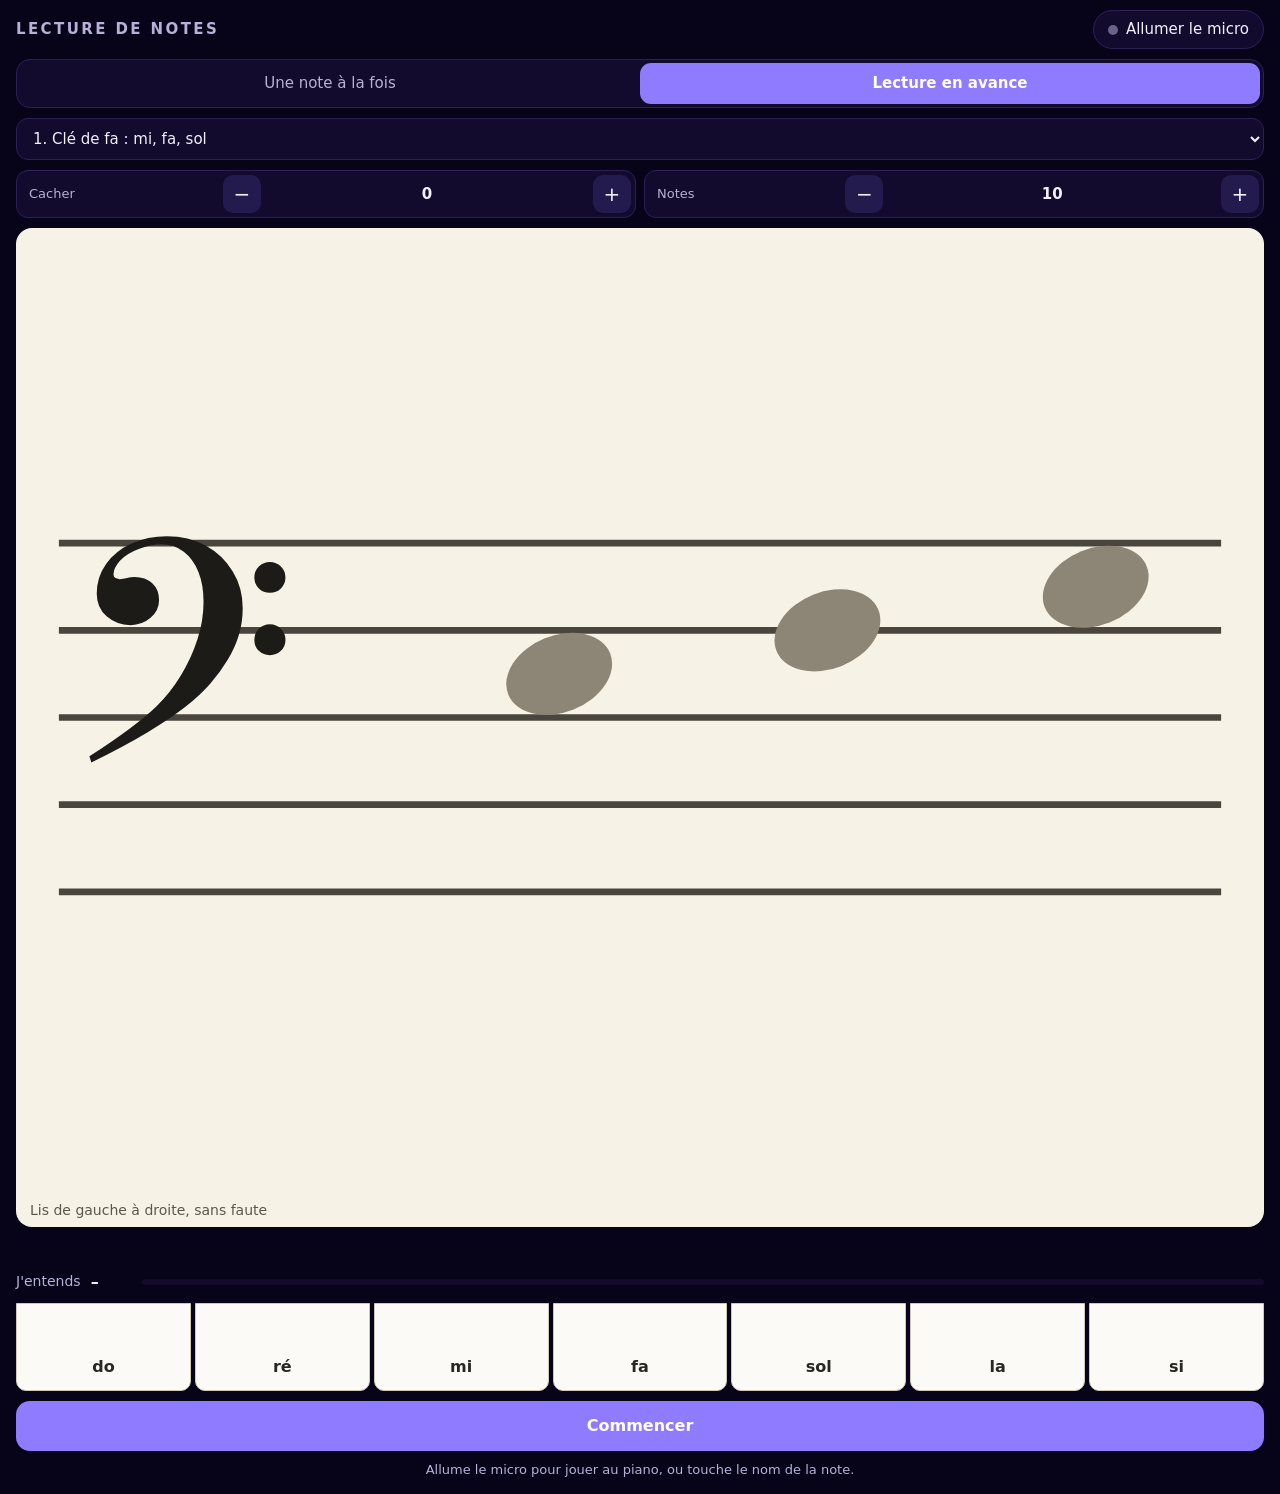
<file: lecture.html>
<!doctype html>
<html lang="fr">
<head>
<meta charset="utf-8">
<meta name="viewport" content="width=device-width,initial-scale=1,viewport-fit=cover">
<meta name="theme-color" content="#07041a">
<title>Lecture de notes</title>
<link rel="preconnect" href="https://fonts.gstatic.com" crossorigin>
<link rel="stylesheet" href="https://fonts.googleapis.com/css2?family=Noto+Music&display=swap">
<!-- 2026-11-24 : l'exercice « Lecture de notes » (une note à la fois + lecture en avance) pour le téléphone.
     Page autonome : aucune bibliothèque. Le micro du téléphone écoute le piano (le son ne quitte jamais le téléphone) :
     la hauteur est trouvée ici même (autocorrélation normalisée), seul le nom de la note compte (pas l'octave).
     Records et réglages gardés dans ce navigateur ; 2026-11-24 synchro : records, essais et niveau sont aussi
     envoyés au PC (serveur de Nova, /api/montrer/lecture, avec la clé de l'appareil déjà relié, jamais à GitHub)
     et fusionnés avec ceux de l'appli du PC : meilleur record gardé, essais cumulés sans doublon. PC injoignable :
     tout reste ici et part au retour. -->
<style>
:root{
  --fond:#07041a; --fond2:#120b2e; --texte:#f4efff; --doux:#b9b0d6; --ligne:#2b2156;
  --papier:#f7f2e6; --encre:#1d1b17; --juste:#1f9d55; --faux:#d23b3b; --saute:#d98a1c; --encours:#1c6fd6;
  --accent:#8f7bff; --touche:#fbfaf7; --touche-bord:#cfc8b8;
}
*{box-sizing:border-box;-webkit-tap-highlight-color:transparent}
html,body{margin:0;background:var(--fond);color:var(--texte)}
body{font:16px/1.4 system-ui,-apple-system,"Segoe UI",Roboto,sans-serif;min-height:100vh;
  padding:max(10px,env(safe-area-inset-top)) 16px max(14px,env(safe-area-inset-bottom));
  display:flex;flex-direction:column;gap:10px;overscroll-behavior:none}
button{font:inherit;color:inherit;border:0;cursor:pointer}
header{display:flex;align-items:center;justify-content:space-between;gap:8px}
h1{font-size:15px;font-weight:600;letter-spacing:.16em;text-transform:uppercase;margin:0;color:var(--doux)}
#micro{display:flex;align-items:center;gap:8px;background:var(--fond2);border:1px solid var(--ligne);padding:8px 14px;border-radius:999px;font-size:15px}
#micro i{width:10px;height:10px;border-radius:50%;background:#6b628c;flex:none}
#micro.on i{background:#3ee07f;box-shadow:0 0 10px #3ee07f}
#micro.ko i{background:var(--faux)}
.groupe{display:flex;background:var(--fond2);border:1px solid var(--ligne);border-radius:14px;padding:3px}
.groupe button{flex:1;padding:10px 6px;border-radius:11px;background:none;color:var(--doux);font-size:15px}
.groupe button.on{background:var(--accent);color:#fff;font-weight:600}
select{width:100%;font:inherit;font-size:15px;color:var(--texte);background:var(--fond2);border:1px solid var(--ligne);border-radius:12px;padding:10px 12px}
#reglages{display:flex;gap:8px}
#reglages[hidden]{display:none}
.regle{flex:1;display:flex;align-items:center;justify-content:space-between;background:var(--fond2);border:1px solid var(--ligne);border-radius:12px;padding:4px}
.regle span{font-size:13px;color:var(--doux);padding-left:8px}
.regle b{min-width:2.4em;text-align:center;font-size:15px}
.regle button{width:38px;height:38px;border-radius:10px;background:#231a4d;font-size:20px}
#papier{background:var(--papier);color:var(--encre);border-radius:16px;padding:10px 8px 6px;min-height:160px;display:flex;flex-direction:column;justify-content:center;gap:2px}
#papier svg{width:100%;height:auto;display:block}
#infos{display:flex;justify-content:space-between;align-items:baseline;color:#5d574b;font-size:14px;padding:2px 6px 0}
#chrono{font-variant-numeric:tabular-nums;font-weight:600;color:var(--encre);font-size:17px}
#retour{min-height:24px;text-align:center;font-size:17px;font-weight:600}
#retour.juste{color:#5fe39a}#retour.faux{color:#ff7d7d}
#entends{display:flex;align-items:center;gap:10px;color:var(--doux);font-size:14px}
#entends b{color:var(--texte);font-size:16px;min-width:2.6em}
#niveau-son{flex:1;height:6px;background:var(--fond2);border-radius:3px;overflow:hidden}
#niveau-son i{display:block;height:100%;width:0;background:linear-gradient(90deg,#4c7dff,#3ee07f)}
#touches{display:grid;grid-template-columns:repeat(7,1fr);gap:4px;margin-top:auto}
#touches button{height:88px;background:var(--touche);color:#2a2620;border-radius:0 0 10px 10px;border:1px solid var(--touche-bord);
  display:flex;align-items:flex-end;justify-content:center;padding-bottom:12px;font-size:16px;font-weight:600;transition:background .12s}
#touches button:active{background:#e6e0d2}
#touches button.juste{background:#bfeccf}#touches button.faux{background:#f6c0c0}#touches button.ecoute{box-shadow:inset 0 -5px 0 var(--encours)}
#actions{display:flex;gap:8px}
#actions button{flex:1;padding:14px;border-radius:14px;background:var(--accent);color:#fff;font-size:16px;font-weight:600}
#bilan{background:var(--papier);color:var(--encre);border-radius:16px;padding:14px 12px}
#bilan[hidden],#papier[hidden]{display:none}
#bilan h2{margin:0;font-size:34px;font-weight:700;text-align:center;font-variant-numeric:tabular-nums}
#bilan p{margin:8px 0;font-size:15px}
#bilan .gros{text-align:center;font-size:16px}
.bien{color:var(--juste);font-weight:600}.mal{color:var(--faux);font-weight:600}
#aide{font-size:13px;color:var(--doux);text-align:center;margin:0}
#test-sortie{display:none}
</style>
</head>
<body>
<header><h1>Lecture de notes</h1><button id="micro" type="button"><i></i><span>Micro</span></button></header>
<div id="modes" class="groupe"><button data-mode="une" type="button">Une note à la fois</button><button data-mode="avance" type="button">Lecture en avance</button></div>
<select id="niveau" aria-label="Niveau"></select>
<div id="reglages" hidden>
  <div class="regle"><span>Cacher</span><button data-r="cache-" type="button">−</button><b id="v-cache"></b><button data-r="cache+" type="button">+</button></div>
  <div class="regle"><span>Notes</span><button data-r="n-" type="button">−</button><b id="v-n"></b><button data-r="n+" type="button">+</button></div>
</div>
<div id="papier"><div id="portee"></div><div id="infos"><span id="ou"></span><span id="chrono"></span></div></div>
<div id="bilan" hidden></div>
<div id="retour"></div>
<div id="entends"><span>J'entends</span><b id="entendu">–</b><div id="niveau-son"><i></i></div></div>
<div id="touches"></div>
<div id="actions"><button id="go" type="button">Commencer</button></div>
<p id="aide">Joue la note au piano, ou touche son nom.</p>
<pre id="test-sortie"></pre>
<script>
"use strict";
(() => {
  const $ = (s) => document.querySelector(s);
  const NOMS = ["do", "ré", "mi", "fa", "sol", "la", "si"];
  const LETTRES = "CDEFGAB";
  const DEMI = [0, 2, 4, 5, 7, 9, 11];
  const BAS = { fa: 18, sol: 30 };
  const GLYPHE = { fa: "\u{1D122}", sol: "\u{1D11E}" };
  const POLICE = '"Noto Music", "Segoe UI Symbol", "Noto Sans Symbols 2", "Apple Symbols", "Cambria Math", serif';
  const borne = (v, a, b) => Math.max(a, Math.min(b, v));
  const N = (cle, nom, notes) => ({ cle, nom, notes: notes ? notes.split(" ") : [] });
  // les mêmes niveaux que l'appli du PC (interface\apprentissage\lecture.js)
  const NIVEAUX = [
    N("fa", "Clé de fa : mi, fa, sol", "E3 F3 G3"),
    N("fa", "Clé de fa : + do, ré", "C3 D3"),
    N("fa", "Clé de fa : + la, si, do", "A3 B3 C4"),
    N("fa", "Clé de fa : + les graves", "G2 A2 B2"),
    N("fa", "Clé de fa : hors de la portée", "E2 F2 D4 E4"),
    N("sol", "Clé de sol : fa, sol, la", "F4 G4 A4"),
    N("sol", "Clé de sol : + do, ré, mi", "C4 D4 E4"),
    N("sol", "Clé de sol : + si, do, ré", "B4 C5 D5"),
    N("sol", "Clé de sol : + mi, fa, sol", "E5 F5 G5"),
    N("sol", "Clé de sol : hors de la portée", "A3 B3 A5 B5"),
    N("deux", "Les deux clés mélangées", ""),
  ];
  const note = (n) => { const i = LETTRES.indexOf(n[0]), o = parseInt(n.slice(1), 10); return { degre: o * 7 + i, nom: NOMS[i], midi: 12 * (o + 1) + DEMI[i] }; };
  const cartesDe = (i) => {
    const v = NIVEAUX[i], t = [];
    NIVEAUX.forEach((n, j) => { if (n.cle !== "deux" && (v.cle === "deux" || (n.cle === v.cle && j <= i))) for (const x of n.notes) t.push(n.cle + ":" + x); });
    return t;
  };
  const jour = () => { const d = new Date(); return d.getFullYear() + "-" + String(d.getMonth() + 1).padStart(2, "0") + "-" + String(d.getDate()).padStart(2, "0"); };
  const secondes = (ms) => (Math.round(ms / 100) / 10).toFixed(1).replace(".", ",") + " s";
  const params = new URLSearchParams(location.search);
  const TEST = params.has("test");

  // ---------- ce qui est gardé (dans ce navigateur seulement) ----------
  const CLE_STOCK = "nova-lecture-tel-1";
  function charger() {
    let d = null;
    try { d = JSON.parse(localStorage.getItem(CLE_STOCK) || "null"); } catch (e) { d = null; }
    d = d && typeof d === "object" ? d : {};
    return { niveau: borne(+d.niveau || 0, 0, NIVEAUX.length - 1), mode: d.mode === "une" ? "une" : "avance",
      cache: borne(+d.cache || 0, 0, 5), n: borne(+d.n || 10, 3, 30),
      records: d.records && typeof d.records === "object" ? d.records : {}, essais: Array.isArray(d.essais) ? d.essais.slice(-MAX_ESSAIS) : [],
      niveau_t: +d.niveau_t || 0 };
  }
  const MAX_ESSAIS = 300;
  const D = charger();
  function sauver() { try { localStorage.setItem(CLE_STOCK, JSON.stringify(D)); } catch (e) { /* navigation privée : tant pis */ } }
  const nouvelId = () => {
    try { const b = new Uint8Array(9); crypto.getRandomValues(b); return "t" + Array.from(b, (x) => x.toString(16).padStart(2, "0")).join(""); }
    catch (e) { return "t" + Date.now().toString(36) + Math.random().toString(36).slice(2, 10); }
  };
  // les anciens essais (sans id) en reçoivent un, une fois pour toutes : le PC ne les comptera qu'une fois
  D.essais.forEach((x) => { if (x && typeof x === "object" && !x.id) x.id = nouvelId(); });

  // ---------- 2026-11-24 synchro avec le PC (serveur de Nova, clé de l'appareil déjà relié) ----------
  // Rien ne part vers GitHub : seulement vers le tunnel ou l'adresse Wi-Fi que l'appli Nova a enregistrés dans ce
  // téléphone (nova-conf-v1). Sans clé ou sans réseau : on garde tout ici et on réessaie plus tard.
  const TUNNEL_OK = /^https:\/\/[a-z0-9-]+\.trycloudflare\.com$/;
  const WIFI_OK = /^https:\/\/(10|192\.168|172\.(1[6-9]|2\d|3[01]))(\.\d{1,3}){2,3}(:\d+)?$/;
  const SY = { etat: "jamais", dernier: 0, envoyes: 0, recus: 0, erreur: "" };
  let enCours = null;
  function confNova() {
    try { const c = JSON.parse(localStorage.getItem("nova-conf-v1") || "null"); return c && typeof c === "object" ? c : null; } catch (e) { return null; }
  }
  const meilleur = (a, b) => (!a || (b && +b.ms > 0 && +b.ms < +a.ms) ? b : a);
  function fusionRecue(r) {
    if (!r || typeof r !== "object") return false;
    let change = false;
    const rec = r.records && typeof r.records === "object" ? r.records : {};
    for (const k of Object.keys(rec)) {
      const v = rec[k];
      if (!v || !(+v.ms > 0)) continue;
      const m = meilleur(D.records[k], v);
      if (m !== D.records[k]) { D.records[k] = { ms: +v.ms, moyenne: +v.moyenne || undefined, date: v.date }; change = true; }
    }
    const vus = new Set(D.essais.map((x) => x && x.id));
    for (const x of Array.isArray(r.essais) ? r.essais : []) {
      if (!x || typeof x !== "object" || !x.id || vus.has(x.id)) continue;
      vus.add(x.id); D.essais.push(x); change = true;
    }
    if (change) {
      D.essais.sort((a, b) => String(a.date || "").localeCompare(String(b.date || "")) || (+a.t || 0) - (+b.t || 0));
      D.essais = D.essais.slice(-MAX_ESSAIS);
    }
    const n = parseInt(r.niveau, 10), t = +r.niveau_t || 0;
    if (n >= 0 && n < NIVEAUX.length && t > (D.niveau_t || 0) && n !== D.niveau && S.phase !== "jeu") { D.niveau = n; D.niveau_t = t; change = true; }
    else if (t > (D.niveau_t || 0) && n === D.niveau) D.niveau_t = t;
    if (change) { sauver(); if (S.phase === "accueil") peindre(); }
    return change;
  }
  async function envoyerA(base, appareil) {
    const corps = { records: D.records, essais: D.essais };
    if (D.niveau_t) { corps.niveau = D.niveau; corps.niveau_t = D.niveau_t; }
    const ctl = typeof AbortController === "function" ? new AbortController() : null;
    const minuteur = ctl ? setTimeout(() => ctl.abort(), 8000) : 0;
    try {
      const meme = !base;
      const r = await fetch((base || "") + "/api/montrer/lecture", { method: "POST", cache: "no-store",
        mode: meme ? "same-origin" : "cors", credentials: meme ? "same-origin" : "omit",
        headers: Object.assign({ "Content-Type": "application/json" }, appareil ? { "X-Nova-Appareil": appareil } : {}),
        body: JSON.stringify(corps), signal: ctl ? ctl.signal : undefined });
      if (!r.ok) return { ok: false, statut: r.status };
      return { ok: true, d: await r.json() };
    } finally { clearTimeout(minuteur); }
  }
  function synchro() {
    if (enCours) return enCours;
    enCours = (async () => {
      const c = confNova(), appareil = c && typeof c.appareil === "string" ? c.appareil : "";
      const surGitHub = /\.github\.io$/.test(location.hostname);
      const bases = [];
      if (!surGitHub && location.protocol === "https:") bases.push("");   // page servie par Nova elle-même
      if (c && WIFI_OK.test(c.local || "")) bases.push(c.local);
      if (c && TUNNEL_OK.test(c.base || "")) bases.push(c.base);
      if (!appareil && surGitHub) { SY.etat = "pas relié"; return false; }
      if (!bases.length || (typeof navigator.onLine === "boolean" && !navigator.onLine)) { SY.etat = "hors ligne"; return false; }
      for (const b of bases) {
        try {
          const r = await envoyerA(b, appareil);
          if (r.ok) {
            SY.etat = "ok"; SY.dernier = Date.now(); SY.envoyes++; SY.erreur = "";
            if (fusionRecue(r.d)) SY.recus++;
            return true;
          }
          SY.erreur = "statut " + r.statut;
          if (r.statut === 401 || r.statut === 403) break;   // clé refusée : inutile d'insister ailleurs
        } catch (e) { SY.erreur = (e && e.name) || "réseau"; }
      }
      SY.etat = "en attente"; return false;
    })().catch(() => false).finally(() => { enCours = null; rapport(); });
    return enCours;
  }
  if (params.get("mode") === "une" || params.get("mode") === "avance") D.mode = params.get("mode");
  if (params.has("niveau")) D.niveau = borne((parseInt(params.get("niveau"), 10) || 1) - 1, 0, NIVEAUX.length - 1);
  if (params.has("cache")) D.cache = borne(parseInt(params.get("cache"), 10) || 0, 0, 5);
  if (params.has("notes")) D.n = borne(parseInt(params.get("notes"), 10) || 10, 3, 30);

  // ---------- la portée (même dessin que l'appli du PC), en lignes de 5 notes pour l'écran en hauteur ----------
  let mesures = {};
  function encre(cle) {
    if (mesures[cle]) return mesures[cle];
    const c = document.createElement("canvas").getContext("2d");
    c.font = "100px " + POLICE;
    const m = c.measureText(GLYPHE[cle]);
    const h = (m.actualBoundingBoxAscent || 70) + (m.actualBoundingBoxDescent || 20);
    return (mesures[cle] = { haut: m.actualBoundingBoxAscent || 70, h: h > 5 ? h : 90, gauche: m.actualBoundingBoxLeft || 0 });
  }
  function portee(cle, notes, o) {
    const s = o.s, pas = o.pas || s * 2.7, x0 = s * 4.6, haut = s * 3.5, yBas = haut + s * 4;
    const noms = o.noms || notes.some((n) => n.nom);
    const W = Math.max(o.large || 0, x0 + pas * Math.max(1, notes.length) + s * 0.3), H = yBas + s * 3.5 + (noms ? s * 1.9 : 0);
    const y = (d) => yBas - (d - BAS[cle]) * s / 2;
    let h = '<svg viewBox="0 0 ' + W + " " + H + '" role="img" aria-label="portée en clé de ' + cle + '">';
    for (let i = 0; i < 5; i++) h += '<line x1="' + s * 0.4 + '" x2="' + (W - s * 0.4) + '" y1="' + (yBas - i * s) + '" y2="' + (yBas - i * s) + '" stroke="#4a463e" stroke-width="' + Math.max(1, s * 0.07) + '"/>';
    const e = encre(cle);
    const hCle = cle === "fa" ? s * 2.6 : s * 7.1, yHaut = cle === "fa" ? haut - s * 0.08 : haut - s * 1.25;
    const corps = 100 * hCle / e.h;
    h += '<text x="' + (s * 0.75 + e.gauche * corps / 100) + '" y="' + (yHaut + e.haut * corps / 100) + '" font-size="' + corps + '" font-family=\'' + POLICE + '\' fill="#1d1b17">' + GLYPHE[cle] + "</text>";
    if (o.marque >= 0 && o.marque < notes.length) {
      const mx = x0 + pas * (o.marque + 0.5), my = yBas + s * 2.75;
      h += '<path d="M' + mx + " " + my + "l" + (-s * 0.42) + " " + s * 0.62 + "h" + s * 0.84 + 'z" fill="#1c6fd6"/>';
    }
    notes.forEach((n, i) => {
      if (n.cache) return;
      const p = note(n.k.slice(n.k.indexOf(":") + 1)), d = p.degre - BAS[cle], cx = x0 + pas * (i + 0.5), cy = y(p.degre), c = n.couleur || "#1d1b17";
      const traits = [];
      for (let t = -2; t >= d; t -= 2) traits.push(t);
      for (let t = 10; t <= d; t += 2) traits.push(t);
      for (const t of traits) h += '<line x1="' + (cx - s * 1.05) + '" x2="' + (cx + s * 1.05) + '" y1="' + (yBas - t * s / 2) + '" y2="' + (yBas - t * s / 2) + '" stroke="#4a463e" stroke-width="' + Math.max(1, s * 0.07) + '"/>';
      if (n.halo) h += '<circle cx="' + cx + '" cy="' + cy + '" r="' + s * 1.25 + '" fill="none" stroke="' + c + '" stroke-opacity=".35" stroke-width="' + s * 0.16 + '"/>';
      h += '<ellipse cx="' + cx + '" cy="' + cy + '" rx="' + s * 0.63 + '" ry="' + s * 0.44 + '" transform="rotate(-22 ' + cx + " " + cy + ')" fill="' + c + '"/>';
      if (o.hampes !== false) {
        const bas = d >= 4, xh = cx + (bas ? -1 : 1) * s * 0.56;
        h += '<line x1="' + xh + '" x2="' + xh + '" y1="' + (cy + (bas ? 1 : -1) * s * 0.12) + '" y2="' + (cy + (bas ? 1 : -1) * s * 3.2) + '" stroke="' + c + '" stroke-width="' + Math.max(1.2, s * 0.11) + '"/>';
      }
      if (n.nom) h += '<text x="' + cx + '" y="' + (H - s * 0.45) + '" text-anchor="middle" font-size="' + s * 1.15 + '" font-weight="600" fill="' + c + '">' + n.nom + "</text>";
    });
    return h + "</svg>";
  }
  const PAR_LIGNE = 5;
  function lignes(cle, liste, o) {      // la ligne coupée en morceaux de 5 notes, tous de la même largeur
    const s = o.s, pas = o.pas, large = s * 4.6 + pas * PAR_LIGNE + s * 0.3;
    let h = "";
    for (let a = 0; a < liste.length; a += PAR_LIGNE) {
      const m = o.marque >= a && o.marque < a + PAR_LIGNE ? o.marque - a : -1;
      h += portee(cle, liste.slice(a, a + PAR_LIGNE), Object.assign({}, o, { large, marque: m }));
    }
    return h;
  }

  // ---------- l'exercice ----------
  const S = { phase: "accueil", A: null, Q: null, bloque: 0, chrono: 0 };

  function tirer(n, premiere) {        // n notes au hasard, jamais deux fois la même de suite (comme sur le PC)
    const pool = cartesDe(D.niveau);
    let cle = NIVEAUX[D.niveau].cle, p = pool;
    if (cle === "deux") { cle = Math.random() < 0.5 ? "fa" : "sol"; p = pool.filter((k) => k.startsWith(cle + ":")); }
    const t = [];
    for (let i = 0; i < n; i++) {
      const prec = t.length ? t[t.length - 1].k : "";
      let choix = p.length > 1 ? p.filter((k) => k !== prec) : p;
      if (i === 0 && premiere) { const f = choix.filter((k) => note(k.slice(k.indexOf(":") + 1)).nom === premiere); if (f.length) choix = f; }
      const k = choix[Math.floor(Math.random() * choix.length)], x = note(k.slice(k.indexOf(":") + 1));
      t.push({ k, nom: x.nom, midi: x.midi, fautes: 0, ms: 0, ok: false });
    }
    return { cle, notes: t };
  }

  function commencer() {
    clearInterval(S.chrono);
    const t = tirer(D.mode === "avance" ? D.n : 20, params.get("premiere")), t0 = performance.now();
    S.A = { mode: D.mode, cache: D.mode === "avance" ? D.cache : 0, n: t.notes.length, cle: t.cle, notes: t.notes, cur: 0, fautes: 0, t0, dernier: t0, flash: -1, resultat: null };
    S.phase = "jeu"; S.bloque = 0;
    retour("", "");
    S.chrono = setInterval(() => { if (S.phase === "jeu" && S.A) $("#chrono").textContent = secondes(performance.now() - S.A.t0); }, 100);
    peindre();
  }

  // une faute : en rouge, comptée, on reste sur la note ; deux fautes sur la même note : son nom s'écrit
  function repondre(nom, source) {
    if (S.phase !== "jeu" || !S.A || !NOMS.includes(nom)) return false;
    const A = S.A, x = A.notes[A.cur], maint = performance.now();
    if (maint < S.bloque) return false;
    touche(nom, nom === x.nom ? "juste" : "faux");
    if (nom !== x.nom) {
      x.fautes++; A.fautes++; A.flash = A.cur;
      retour(nom + " : non", "faux");
      peindre();
      return true;
    }
    x.ms = Math.round(maint - A.dernier); x.ok = true; A.dernier = maint; A.cur++; A.flash = -1;
    retour(A.mode === "une" ? nom + " · " + secondes(x.ms) : "", "juste");
    if (A.cur >= A.n) fin();
    else {
      if (A.mode === "une") S.bloque = maint + 250;
      peindre();
    }
    return true;
  }

  function fin() {
    const A = S.A, total = Math.round(A.dernier - A.t0), moyenne = Math.round(total / A.n);
    clearInterval(S.chrono);
    const cle = (A.mode === "une" ? "une:" + (D.niveau + 1) : (D.niveau + 1) + ":" + A.cache + ":" + A.n), ancien = D.records[cle];
    const mesure = A.mode === "une" ? moyenne : total;
    const record = A.fautes === 0 && (!ancien || mesure < ancien.ms);
    if (record) D.records[cle] = { ms: mesure, moyenne, date: jour() };
    D.essais = D.essais.concat({ id: nouvelId(), t: Date.now(), origine: "tel", date: jour(), mode: A.mode, niveau: D.niveau + 1, cache: A.cache, n: A.n, ms: total, fautes: A.fautes }).slice(-MAX_ESSAIS);
    sauver();
    setTimeout(synchro, 50);   // vers le PC (en silence ; s'il est injoignable, ça repartira plus tard)
    const lente = A.notes.reduce((m, x) => (x.ms > m.ms ? x : m), A.notes[0]);
    const fautives = A.notes.filter((x) => x.fautes).map((x) => x.nom).filter((x, i, t) => t.indexOf(x) === i);
    A.resultat = { ms: total, moyenne_ms: moyenne, fautes: A.fautes, notes: A.n, record, record_ms: D.records[cle] ? D.records[cle].ms : null, fautives };
    S.phase = "bilan";
    let h = "<h2>" + (A.mode === "une" ? secondes(moyenne) + " par note" : secondes(total)) + "</h2>";
    h += '<p class="gros">' + A.n + " notes" + (A.mode === "avance" ? " · " + secondes(moyenne) + " par note" : "") + " · " +
      (A.fautes ? '<span class="mal">' + A.fautes + " faute" + (A.fautes > 1 ? "s" : "") + "</span>" : '<span class="bien">sans faute</span>') + "</p>";
    if (A.mode === "avance") h += lignes(A.cle, A.notes.map((x) => ({ k: x.k, nom: x.nom, couleur: x.fautes ? "#d23b3b" : "#1f9d55" })), { s: 13, pas: 46, noms: true });
    const unite = A.mode === "une" ? " par note" : "";
    if (record) h += '<p class="bien">' + (ancien ? "Nouveau record : " + secondes(ancien.ms) + unite + " battu." : "Premier record pour ces réglages.") + "</p>";
    else if (A.fautes) h += "<p>Le record compte seulement les essais sans faute" + (A.resultat.record_ms ? " (record : " + secondes(A.resultat.record_ms) + unite + ")" : "") + ". Notes ratées : " + fautives.join(", ") + ".</p>";
    else h += "<p>Record à battre : " + secondes(A.resultat.record_ms) + unite + ".</p>";
    h += "<p>La plus longue à trouver : " + lente.nom + " (" + secondes(lente.ms) + ")." +
      (A.mode === "avance" && !A.fautes && A.cache < 5 ? " Sans faute : essaie en cachant une note de plus." : "") + "</p>";
    $("#bilan").innerHTML = h;
    $("#chrono").textContent = secondes(total);
    peindre();
  }

  function peindre() {
    const A = S.A, jeu = S.phase === "jeu" && A;
    document.querySelectorAll("#modes button").forEach((b) => b.classList.toggle("on", b.dataset.mode === D.mode));
    $("#niveau").value = String(D.niveau);
    $("#reglages").hidden = D.mode !== "avance";
    $("#v-cache").textContent = String(D.cache);
    $("#v-n").textContent = String(D.n);
    $("#papier").hidden = S.phase === "bilan";
    $("#bilan").hidden = S.phase !== "bilan";
    $("#go").textContent = S.phase === "accueil" ? "Commencer" : D.mode === "avance" ? "Nouvelle ligne" : "Nouvelle série";
    const P = $("#portee");
    if (jeu && A.mode === "avance") {
      const liste = A.notes.map((x, i) => ({
        k: x.k,
        cache: A.cache > 0 && A.cur > 0 && i < A.cur + A.cache && i !== A.flash,
        couleur: i < A.cur ? "#1f9d55" : i === A.flash ? "#d23b3b" : "#1d1b17",
        halo: i === A.flash,
        nom: i === A.flash && x.fautes >= 2 ? x.nom : "",
      }));
      P.innerHTML = lignes(A.cle, liste, { s: 15, pas: 52, noms: true, marque: A.cur });
      $("#ou").textContent = "clé de " + A.cle + " · " + A.cur + " / " + A.n + (A.fautes ? " · " + A.fautes + " faute" + (A.fautes > 1 ? "s" : "") : "");
    } else if (jeu) {
      const x = A.notes[A.cur], cle = x.k.slice(0, x.k.indexOf(":"));
      P.innerHTML = portee(cle, [{ k: x.k, couleur: A.flash === A.cur ? "#d23b3b" : "#1d1b17", halo: A.flash === A.cur, nom: A.flash === A.cur && x.fautes >= 2 ? x.nom : "" }], { s: 20, pas: 80, noms: true, large: 20 * 4.6 + 80 * 2 });
      $("#ou").textContent = "clé de " + cle + " · " + (A.cur + 1) + " / " + A.n + (A.fautes ? " · " + A.fautes + " faute" + (A.fautes > 1 ? "s" : "") : "");
    } else if (S.phase === "accueil") {
      const v = NIVEAUX[D.niveau], cle = v.cle === "deux" ? "sol" : v.cle;
      const rec = D.records[D.mode === "une" ? "une:" + (D.niveau + 1) : (D.niveau + 1) + ":" + D.cache + ":" + D.n];
      P.innerHTML = portee(cle, cartesDe(D.niveau).filter((k) => k.startsWith(cle + ":")).slice(0, 6).map((k) => ({ k, couleur: "#8d8676" })), { s: 13, pas: 40, hampes: false });
      $("#ou").textContent = D.mode === "avance" ? (D.cache ? D.cache + " note" + (D.cache > 1 ? "s" : "") + " cachée" + (D.cache > 1 ? "s" : "") : "Lis de gauche à droite, sans faute") : "20 notes, une par une";
      $("#chrono").textContent = rec ? "record " + secondes(rec.ms) : "";
    }
    rapport();
  }

  function retour(t, c) { const r = $("#retour"); r.textContent = t; r.className = c || ""; }
  let tTouche = 0;
  function touche(nom, c) {
    clearTimeout(tTouche);
    document.querySelectorAll("#touches button").forEach((b) => { b.classList.toggle("juste", c === "juste" && b.dataset.nom === nom); b.classList.toggle("faux", c === "faux" && b.dataset.nom === nom); });
    tTouche = setTimeout(() => document.querySelectorAll("#touches button").forEach((b) => b.classList.remove("juste", "faux")), 380);
  }

  // ---------- l'écoute : le micro du téléphone, hauteur trouvée ici ----------
  // Autocorrélation normalisée (méthode de McLeod) sur ~85 ms de son ramené à ~24 kHz : du mi grave (82 Hz) au si aigu (988 Hz).
  function hauteur(buf, sr) {
    let x = buf, r = sr;
    if (sr > 30000) { const m = buf.length >> 1; x = new Float32Array(m); for (let i = 0; i < m; i++) x[i] = (buf[2 * i] + buf[2 * i + 1]) * 0.5; r = sr / 2; }
    const n = x.length;
    let moy = 0; for (let i = 0; i < n; i++) moy += x[i]; moy /= n;
    let e = 0; for (let i = 0; i < n; i++) { x[i] -= moy; e += x[i] * x[i]; }
    const rms = Math.sqrt(e / n);
    const maxLag = Math.min(Math.floor(r / 62), n >> 1), minLag = Math.max(2, Math.floor(r / 1500)), W = n - maxLag;
    if (rms < 1e-4 || W < 64) return { f: 0, clarte: 0, rms };
    const nsdf = new Float32Array(maxLag + 2);
    for (let t = 0; t <= maxLag + 1 && t < n - W + 1; t++) {
      let ac = 0, m = 0;
      for (let i = 0; i < W; i++) { const a = x[i], b = x[i + t]; ac += a * b; m += a * a + b * b; }
      nsdf[t] = m > 0 ? 2 * ac / m : 0;
    }
    const pics = [];
    let t = 1;
    while (t <= maxLag && nsdf[t] > 0) t++;          // sortir du premier lobe (décalage nul)
    while (t <= maxLag) {
      while (t <= maxLag && nsdf[t] <= 0) t++;
      let best = -1, bv = 0;
      while (t <= maxLag && nsdf[t] > 0) { if (nsdf[t] > bv) { bv = nsdf[t]; best = t; } t++; }
      if (best > 0 && best >= minLag) pics.push([best, bv]);
    }
    if (!pics.length) return { f: 0, clarte: 0, rms };
    const max = pics.reduce((m, p) => Math.max(m, p[1]), 0);
    const p = pics.find((q) => q[1] >= 0.88 * max);
    const k = p[0], a = nsdf[k - 1], b = nsdf[k], c = nsdf[k + 1], den = a - 2 * b + c;
    const dk = den ? 0.5 * (a - c) / den : 0;
    return { f: r / (k + borne(dk, -0.5, 0.5)), clarte: b, rms };
  }
  const classeDe = (f) => { const m = Math.round(69 + 12 * Math.log2(f / 440)); return { midi: m, j: DEMI.indexOf(((m % 12) + 12) % 12) }; };

  const M = { ctx: null, an: null, flux: null, buf: null, t: 0, plancher: 0.003, dernier: null, compte: 0, verrou: null, envMin: 1, entendus: [], etat: "eteint", erreur: "" };
  async function allumerMicro() {
    if (M.etat === "on") return;
    if (!window.isSecureContext || !navigator.mediaDevices || !navigator.mediaDevices.getUserMedia) {
      M.etat = "ko"; M.erreur = "Le micro demande une adresse https, ouverte dans Chrome.";
      return micro();
    }
    try {
      M.flux = await navigator.mediaDevices.getUserMedia({ audio: { echoCancellation: false, noiseSuppression: false, autoGainControl: false } });
      M.ctx = new (window.AudioContext || window.webkitAudioContext)();
      if (M.ctx.state === "suspended") await M.ctx.resume().catch(() => null);
      const src = M.ctx.createMediaStreamSource(M.flux);
      M.an = M.ctx.createAnalyser();
      M.an.fftSize = 4096;
      src.connect(M.an);                              // rien vers les haut-parleurs : aucun son
      M.buf = new Float32Array(M.an.fftSize);
      M.etat = "on"; M.erreur = "";
      clearInterval(M.t);
      M.t = setInterval(ecouter, 35);
      try { if (navigator.wakeLock) M.reveil = await navigator.wakeLock.request("screen"); } catch (e) { /* pas grave */ }
    } catch (e) {
      M.etat = "ko";
      M.erreur = e && e.name === "NotAllowedError" ? "Micro refusé : autorise-le (cadenas à gauche de l'adresse), dans Chrome." : "Micro indisponible (" + (e && e.name || "erreur") + ").";
    }
    micro();
  }
  function eteindreMicro() {
    clearInterval(M.t);
    try { M.flux && M.flux.getTracks().forEach((t) => t.stop()); } catch (e) {}
    try { M.ctx && M.ctx.close(); } catch (e) {}
    try { M.reveil && M.reveil.release(); } catch (e) {}
    Object.assign(M, { ctx: null, an: null, flux: null, etat: "eteint", verrou: null, dernier: null, compte: 0 });
    $("#entendu").textContent = "–"; $("#niveau-son i").style.width = "0";
    micro();
  }
  function micro() {
    const b = $("#micro");
    b.className = M.etat === "on" ? "on" : M.etat === "ko" ? "ko" : "";
    b.querySelector("span").textContent = M.etat === "on" ? "Micro allumé" : "Allumer le micro";
    $("#aide").textContent = M.erreur || (M.etat === "on" ? "Joue la note au piano : seul son nom compte, pas l'octave." : "Allume le micro pour jouer au piano, ou touche le nom de la note.");
    rapport();
  }
  function ecouter() {
    if (!M.an) return;
    M.an.getFloatTimeDomainData(M.buf);
    const h = hauteur(M.buf, M.ctx.sampleRate), env = h.rms;
    M.plancher = env < M.plancher ? M.plancher * 0.8 + env * 0.2 : Math.min(0.05, M.plancher * 1.002 + 1e-6);
    const seuil = Math.max(0.006, M.plancher * 3);
    $("#niveau-son i").style.width = Math.round(borne(Math.sqrt(env / 0.25), 0, 1) * 100) + "%";
    let j = -1;
    if (env > seuil && h.f >= 70 && h.f <= 1400 && h.clarte > 0.8) j = classeDe(h.f).j;
    if (j >= 0 && j === M.dernier) M.compte++; else { M.dernier = j >= 0 ? j : null; M.compte = j >= 0 ? 1 : 0; }
    // une nouvelle attaque (le son remonte franchement) ou le silence : la même note peut de nouveau compter
    if (env < seuil || (env > M.envMin * 2.2 && env > seuil * 1.5)) { M.verrou = null; M.envMin = env; }
    M.envMin = Math.min(M.envMin, env);
    if (j >= 0) {
      const nom = NOMS[j];
      if ($("#entendu").textContent !== nom) $("#entendu").textContent = nom;
      if (M.compte >= 3 && j !== M.verrou) {
        M.verrou = j; M.envMin = env;
        M.entendus.push({ nom, f: Math.round(h.f * 10) / 10, t: Math.round(performance.now()) });
        if (M.entendus.length > 40) M.entendus.shift();
        document.querySelectorAll("#touches button").forEach((b) => b.classList.toggle("ecoute", b.dataset.nom === nom));
        repondre(nom, "micro");
      }
    }
  }
  document.addEventListener("visibilitychange", () => { if (!document.hidden && M.ctx && M.ctx.state === "suspended") M.ctx.resume().catch(() => null); });

  // ---------- les commandes ----------
  $("#niveau").innerHTML = NIVEAUX.map((v, i) => '<option value="' + i + '">' + (i + 1) + ". " + v.nom + "</option>").join("");
  $("#touches").innerHTML = NOMS.map((n) => '<button type="button" data-nom="' + n + '">' + n + "</button>").join("");
  $("#touches").addEventListener("pointerdown", (e) => { const b = e.target.closest("button"); if (b) { e.preventDefault(); if (S.phase !== "jeu") commencer(); repondre(b.dataset.nom, "bouton"); } });
  $("#modes").addEventListener("click", (e) => { const b = e.target.closest("button"); if (!b || b.dataset.mode === D.mode) return; D.mode = b.dataset.mode; sauver(); accueil(); });
  $("#niveau").addEventListener("change", (e) => { D.niveau = borne(+e.target.value, 0, NIVEAUX.length - 1); D.niveau_t = Date.now(); sauver(); accueil(); synchro(); });
  $("#reglages").addEventListener("click", (e) => {
    const b = e.target.closest("button"); if (!b) return;
    const r = b.dataset.r;
    if (r === "cache-") D.cache = borne(D.cache - 1, 0, 5); else if (r === "cache+") D.cache = borne(D.cache + 1, 0, 5);
    else if (r === "n-") D.n = borne(D.n - 1, 3, 30); else if (r === "n+") D.n = borne(D.n + 1, 3, 30);
    sauver(); accueil();
  });
  $("#go").addEventListener("click", () => { commencer(); if (M.etat !== "on" && M.etat !== "ko") allumerMicro(); });
  $("#micro").addEventListener("click", () => { if (M.etat === "on") eteindreMicro(); else allumerMicro(); });
  document.addEventListener("keydown", (e) => {
    const T = { d: "do", r: "ré", m: "mi", f: "fa", s: "sol", l: "la", i: "si" }, k = e.key.toLowerCase();
    if (T[k]) { if (S.phase !== "jeu") commencer(); repondre(T[k], "clavier"); }
    else if (k === " ") { e.preventDefault(); commencer(); }
  });
  function accueil() { clearInterval(S.chrono); S.phase = "accueil"; S.A = null; $("#chrono").textContent = ""; retour("", ""); peindre(); }

  // ---------- pour les essais automatiques (?test) ----------
  function rapport() {
    if (!TEST) return;
    const A = S.A;
    $("#test-sortie").textContent = JSON.stringify({ phase: S.phase, mode: D.mode, niveau: D.niveau + 1, micro: M.etat, erreur: M.erreur, entendus: M.entendus,
      ligne: A ? { cle: A.cle, cur: A.cur, n: A.n, fautes: A.fautes, notes: A.notes.map((x) => x.nom), resultat: A.resultat } : null,
      synchro: SY, records: Object.keys(D.records).length, essais: D.essais.length });
  }
  window.LECTURE = { hauteur, classeDe, repondre, commencer, etat: () => ({ S, D, M }), NIVEAUX, note, synchro, etatSynchro: () => SY };
  if (TEST) setInterval(rapport, 200);

  accueil();
  micro();
  // synchro : au démarrage, au retour du réseau ou de la page, et toutes les minutes (jamais en pleine ligne)
  setTimeout(synchro, 400);
  window.addEventListener("online", () => synchro());
  document.addEventListener("visibilitychange", () => { if (!document.hidden) synchro(); });
  setInterval(() => { if (!document.hidden && S.phase !== "jeu") synchro(); }, 60000);
  if (document.fonts && document.fonts.load) {      // la clé dessinée avec la police musicale dès qu'elle est là
    Promise.race([document.fonts.load("100px \"Noto Music\"", "\u{1D11E}\u{1D122}"), new Promise((ok) => setTimeout(ok, 2500))])
      .then(() => { mesures = {}; peindre(); }).catch(() => null);
  }
  if (params.get("test") === "auto") { commencer(); allumerMicro(); }
})();
</script>
</body>
</html>
</file>
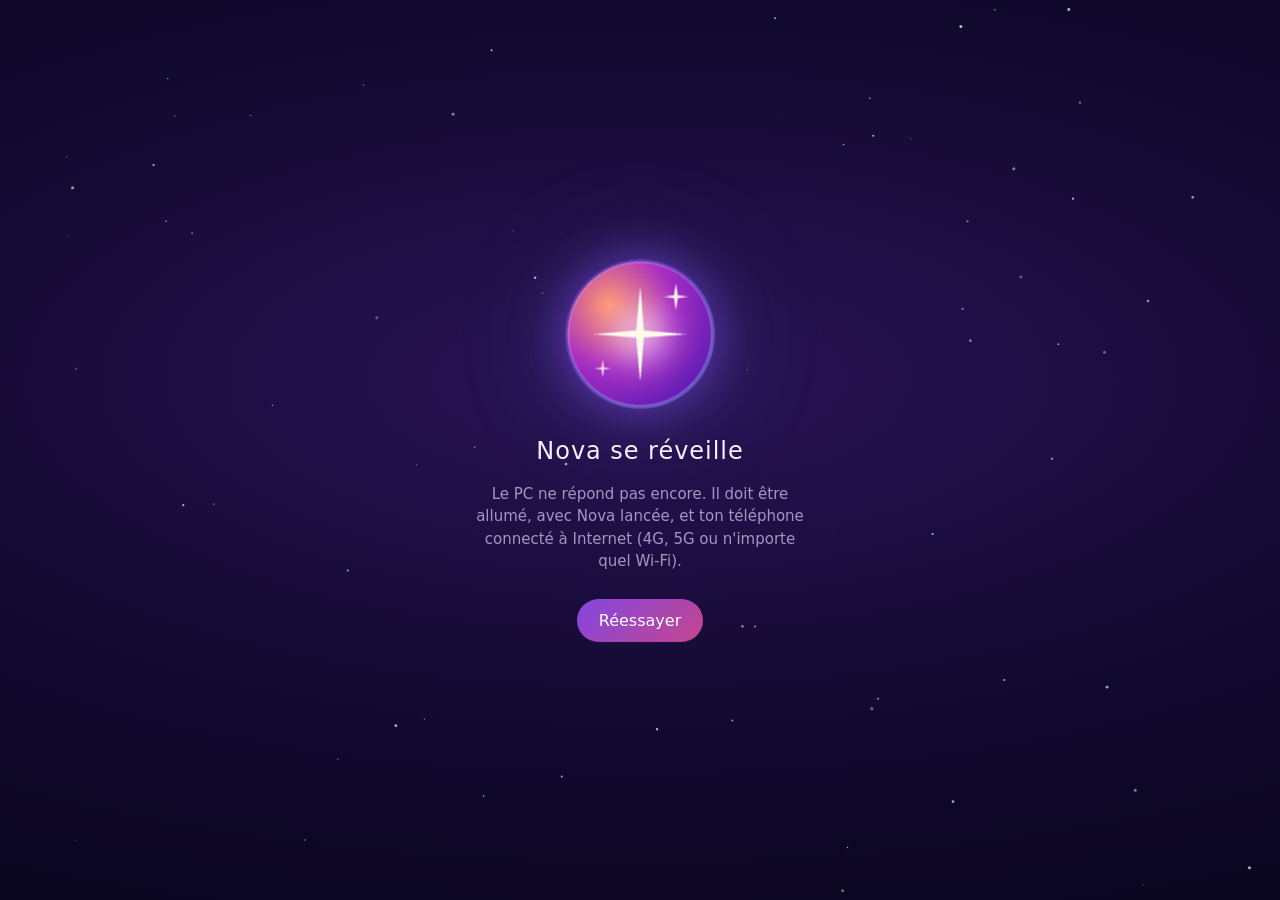
<file: reveil.html>
<!DOCTYPE html>
<html lang="fr">
<head>
<meta charset="utf-8">
<meta name="viewport" content="width=device-width, initial-scale=1, viewport-fit=cover">
<meta name="theme-color" content="#02030a">
<meta name="color-scheme" content="dark">
<title>Nova se réveille…</title>
<style>
  /* Coquille d'appli (agent A) : montré par le service worker quand le PC ne répond pas. Tout est dans ce fichier. */
  html, body { margin: 0; height: 100%; background: #07041a; color: #f4efff; overflow: hidden;
    font-family: system-ui, -apple-system, "Segoe UI", Roboto, sans-serif; }
  body { display: flex; flex-direction: column; align-items: center; justify-content: center; gap: 18px; text-align: center;
    padding: env(safe-area-inset-top) calc(24px + env(safe-area-inset-right)) env(safe-area-inset-bottom) calc(24px + env(safe-area-inset-left));
    box-sizing: border-box; background: radial-gradient(120% 70% at 50% 42%, #2a1356 0%, #140a33 50%, #07041a 100%); }
  #ciel { position: fixed; inset: 0; z-index: 0; }
  .orbe { position: relative; z-index: 1; width: 150px; height: 150px; border-radius: 50%;
    background: url(icone-masquable-192.png) center / 165% no-repeat, #2a1356;
    box-shadow: 0 0 50px rgba(150, 80, 255, .55), 0 0 120px rgba(90, 200, 255, .18);
    animation: souffle 3.2s ease-in-out infinite; }
  @keyframes souffle { 50% { transform: scale(.94); filter: brightness(.75); box-shadow: 0 0 26px rgba(150, 80, 255, .35); } }
  h1 { position: relative; z-index: 1; margin: 10px 0 0; font-weight: 300; font-size: 24px; letter-spacing: .04em; }
  p { position: relative; z-index: 1; margin: 0; max-width: 340px; color: rgba(233, 220, 255, .66); font-size: 15px; line-height: 1.5; }
  .point::after { content: ""; animation: points 1.6s steps(4) infinite; }
  @keyframes points { 0% { content: ""; } 25% { content: "."; } 50% { content: ".."; } 75% { content: "..."; } }
  button { position: relative; z-index: 1; margin-top: 8px; padding: 12px 22px; font: inherit; color: #fff; border: 0; border-radius: 999px;
    background: linear-gradient(135deg, rgba(150, 80, 255, .85), rgba(255, 90, 170, .75)); }
  @media (prefers-reduced-motion: reduce) { .orbe { animation: none; } }
</style>
</head>
<body>
<canvas id="ciel"></canvas>
<div class="orbe" aria-hidden="true"></div>
<h1>Nova se réveille<span class="point"></span></h1>
<p id="aide">Le PC ne répond pas encore. Il doit être allumé, avec Nova lancée, et ton téléphone connecté à Internet
  (4G, 5G ou n'importe quel Wi-Fi).</p>
<p id="file" style="display:none;position:relative;z-index:1;color:#ffd9a0"></p>
<button id="re">Réessayer</button>
<script>
  // le ciel : quelques étoiles qui scintillent
  const c = document.getElementById("ciel"), x = c.getContext("2d");
  let et = [];
  function taille() {
    c.width = innerWidth * devicePixelRatio; c.height = innerHeight * devicePixelRatio;
    et = Array.from({ length: 70 }, () => ({ x: Math.random() * c.width, y: Math.random() * c.height,
      r: (Math.random() * 1.2 + .4) * devicePixelRatio, p: Math.random() * 6 }));
  }
  taille(); addEventListener("resize", taille);
  (function dessin(t) {
    x.clearRect(0, 0, c.width, c.height);
    for (const s of et) {
      x.globalAlpha = .35 + .45 * (.5 + .5 * Math.sin(t / 900 + s.p));
      x.fillStyle = "#ece2ff"; x.beginPath(); x.arc(s.x, s.y, s.r, 0, 7); x.fill();
    }
    requestAnimationFrame(dessin);
  })(0);
  // 2026-11-09 : les messages gardés hors ligne (IndexedDB « nova-sortie », lue seulement, jamais modifiée) sont comptés ici ;
  // ils partent tout seuls dès que la vraie page s'ouvre (elle les renvoie jusqu'à l'accusé du PC).
  function compterFile() {
    try {
      const r = indexedDB.open("nova-sortie", 1);
      r.onupgradeneeded = () => { try { r.transaction.abort(); } catch (e) {} };   // base absente : on ne la crée surtout pas
      r.onerror = () => {};
      r.onsuccess = () => {
        try {
          const q = r.result.transaction("q").objectStore("q").count();
          q.onsuccess = () => { const n = q.result, el = document.getElementById("file"); r.result.close();
            if (n) { el.style.display = "block"; el.textContent = "⏳ " + n + (n > 1 ? " messages en attente d'envoi" : " message en attente d'envoi") + " : ils partiront dès que Nova répond."; } };
        } catch (e) {}
      };
    } catch (e) {}
  }
  compterFile();
  // réessaie tout seul : dès que le PC répond, on rouvre Nova
  let essais = 0;
  async function essayer() {
    essais++;
    try {
      const r = await fetch("./version.json", { cache: "no-store" });
      if (r.ok || r.status === 204) { location.replace("./"); return; }
    } catch (e) {}
    if (essais % 4 === 0) { location.replace("./"); return; }   // 2026-11-07 partout : l'appli retrouve seule la nouvelle adresse
    if (essais === 10) document.getElementById("aide").textContent =
      "Toujours rien. Vérifie que le PC est allumé et que Nova tourne ; je continue d'essayer.";
    setTimeout(essayer, essais < 10 ? 3000 : 8000);
  }
  setTimeout(essayer, 1500);
  document.getElementById("re").onclick = () => location.replace("./");
  addEventListener("online", () => essayer());
</script>
</body>
</html>
</file>
